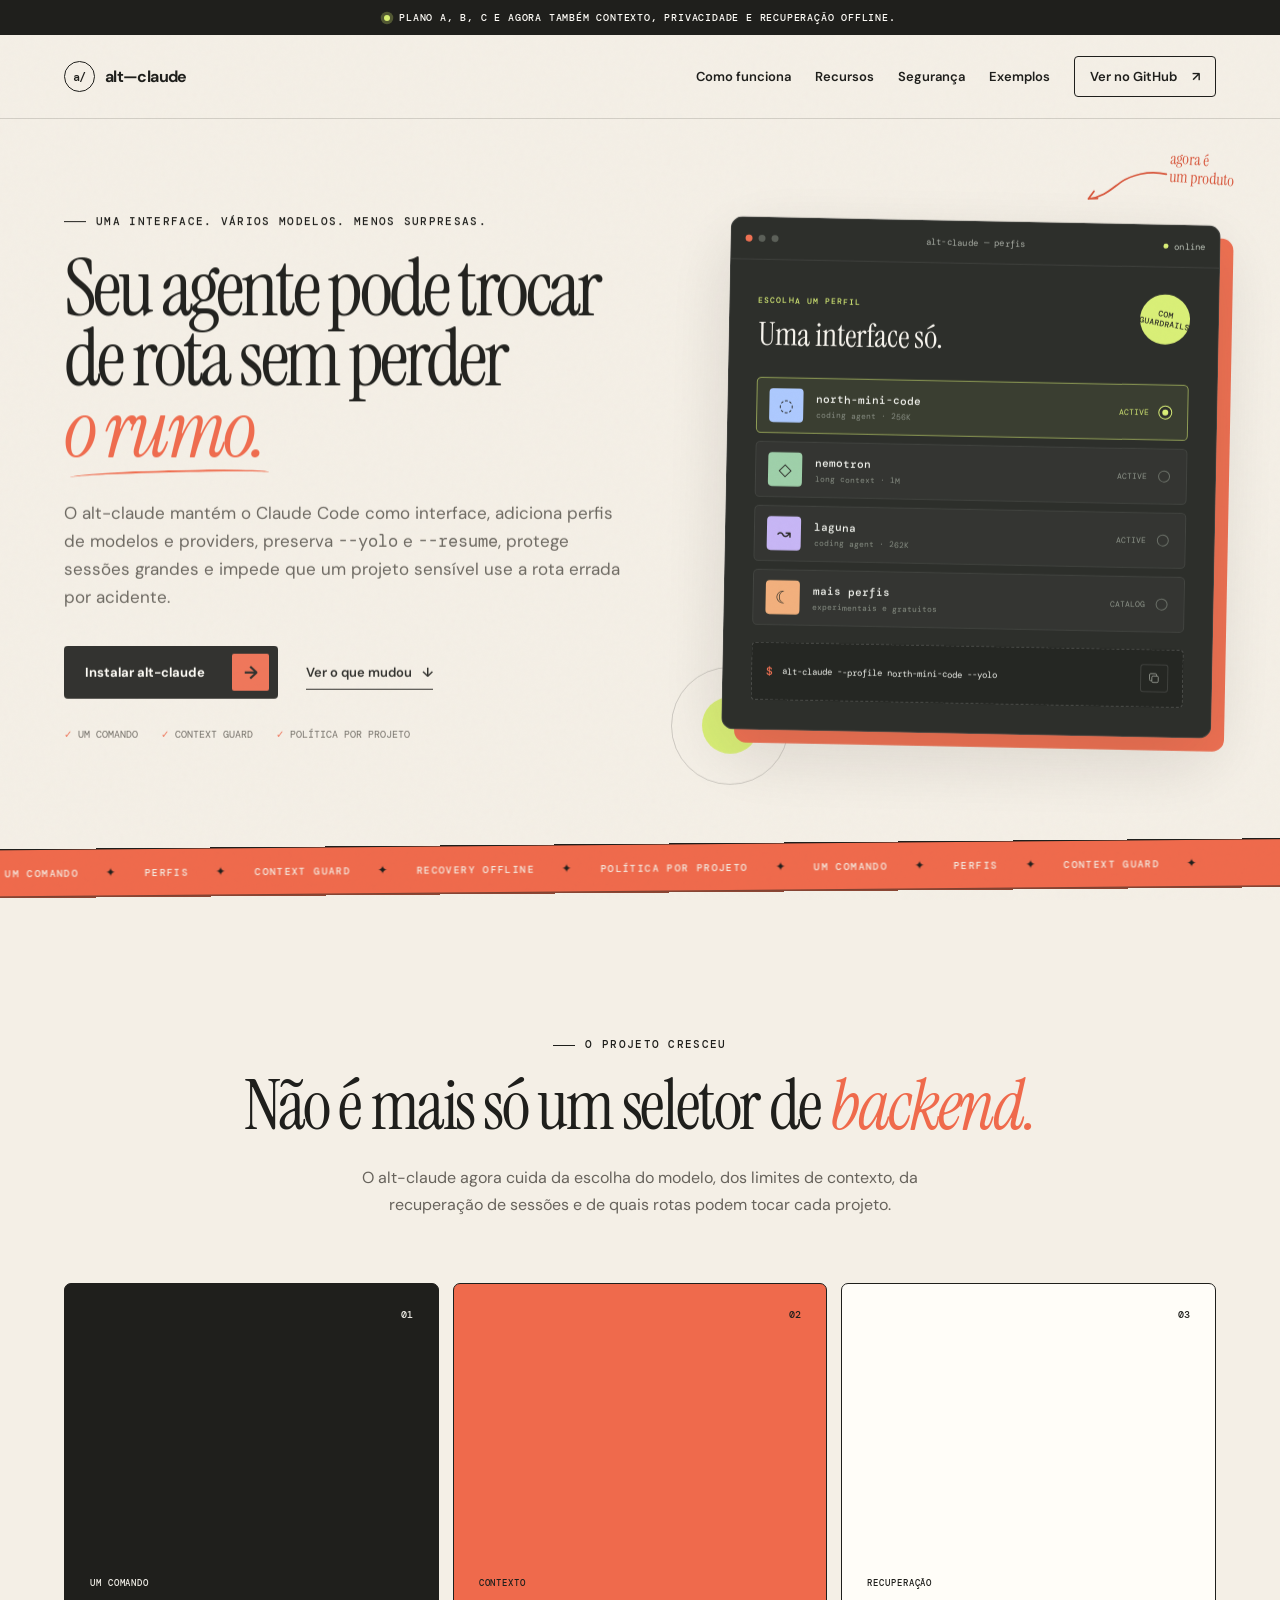
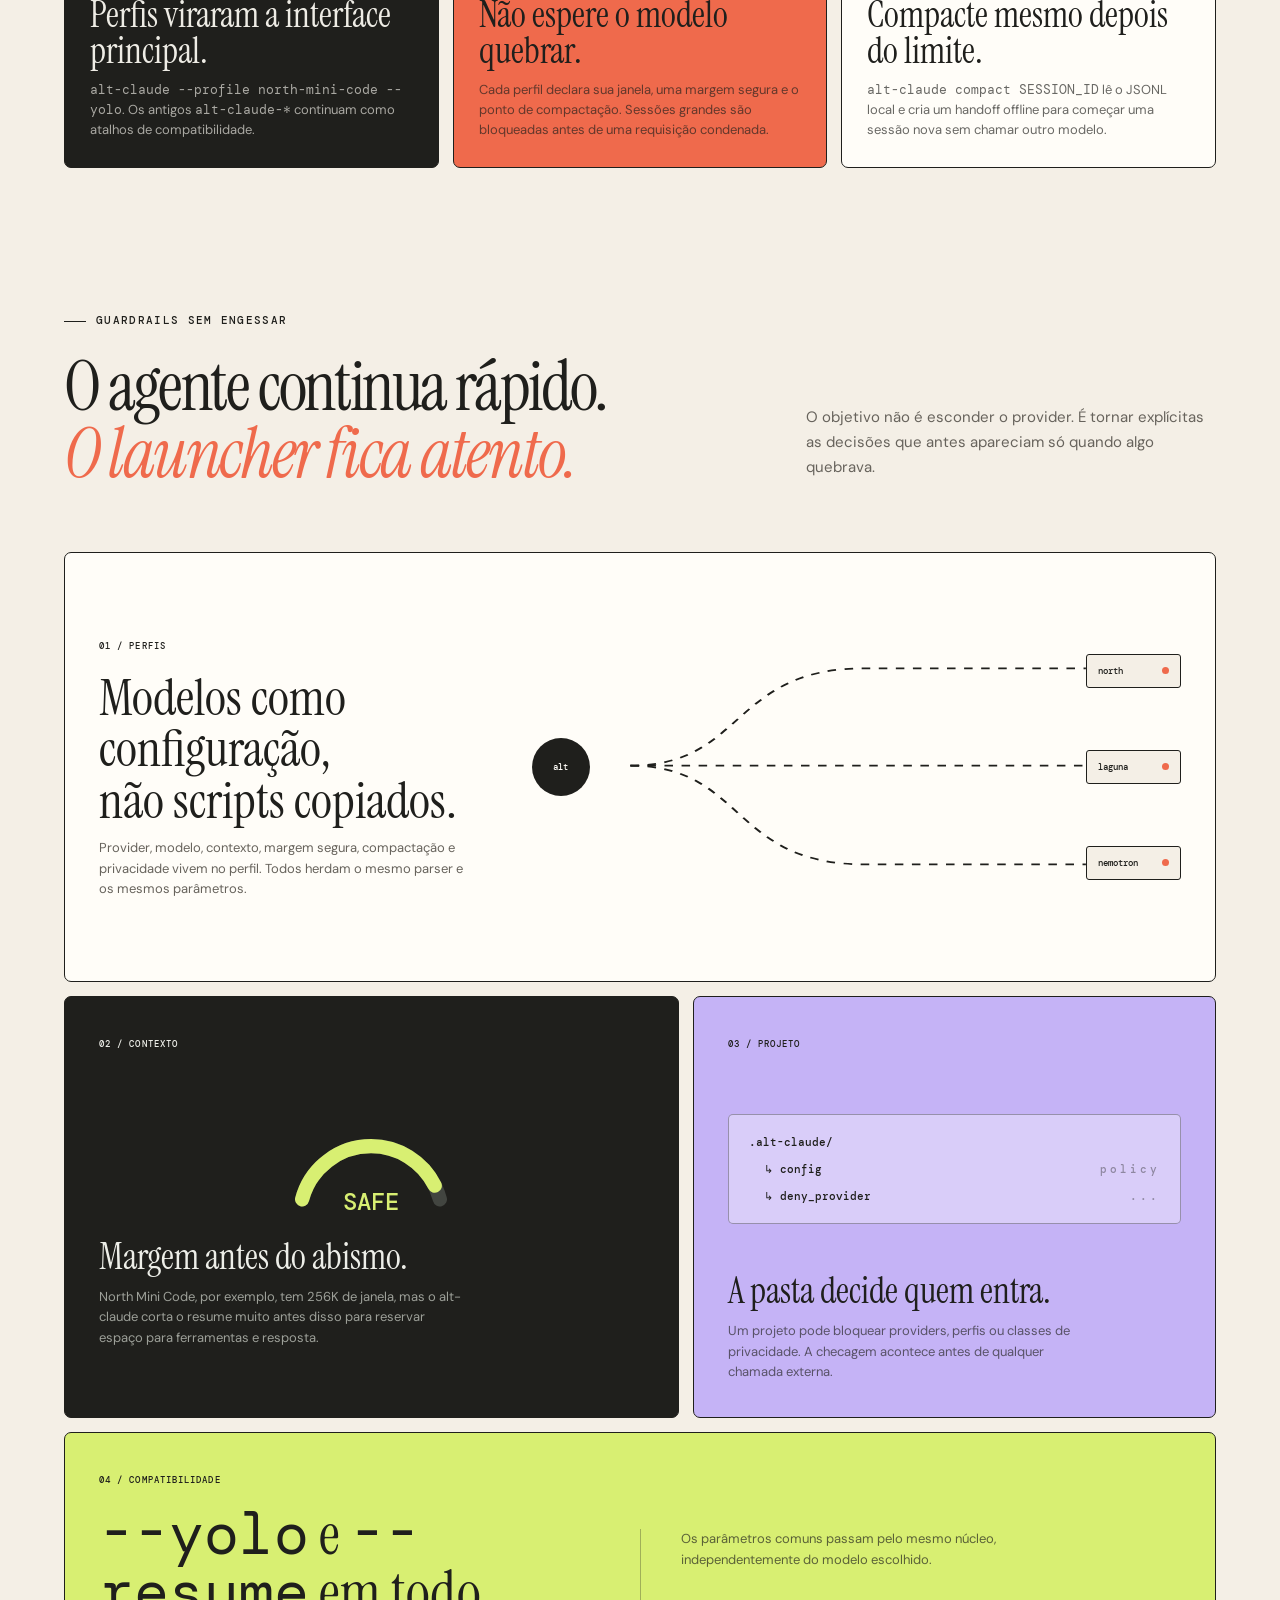
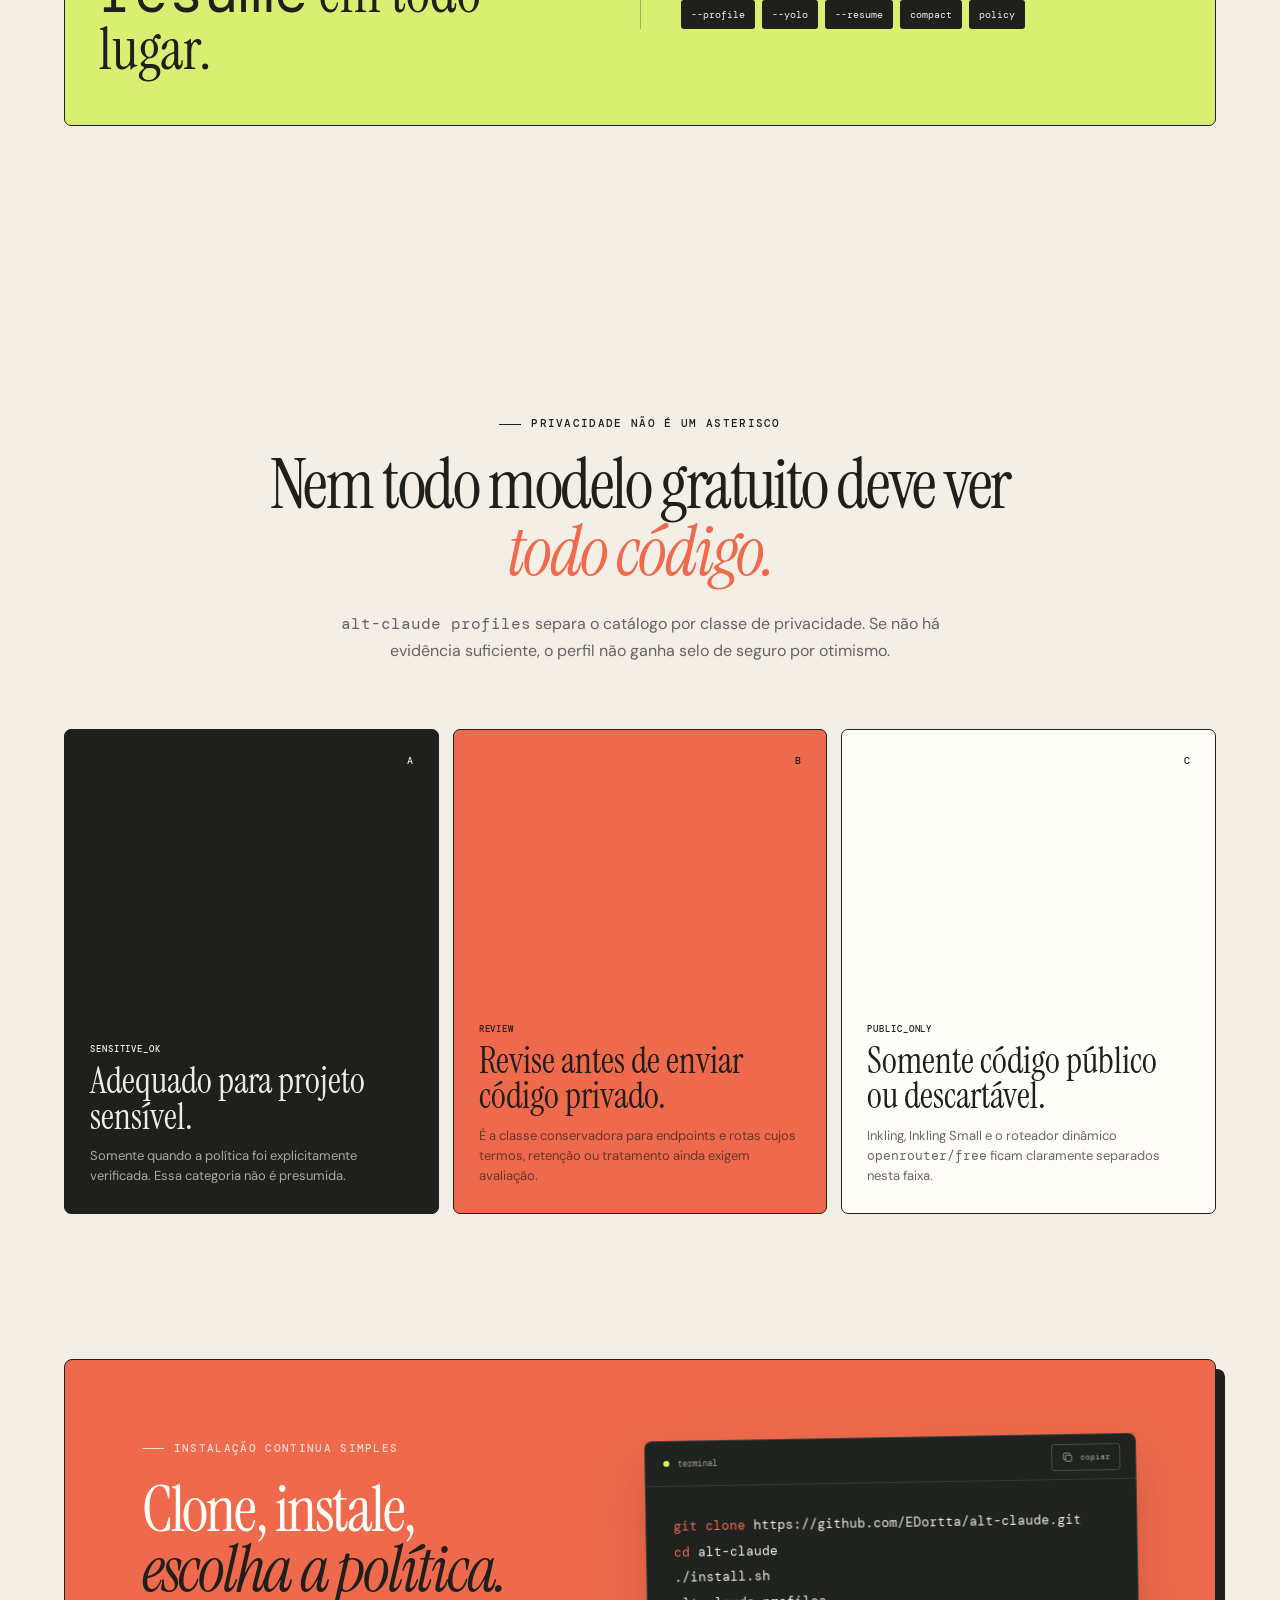
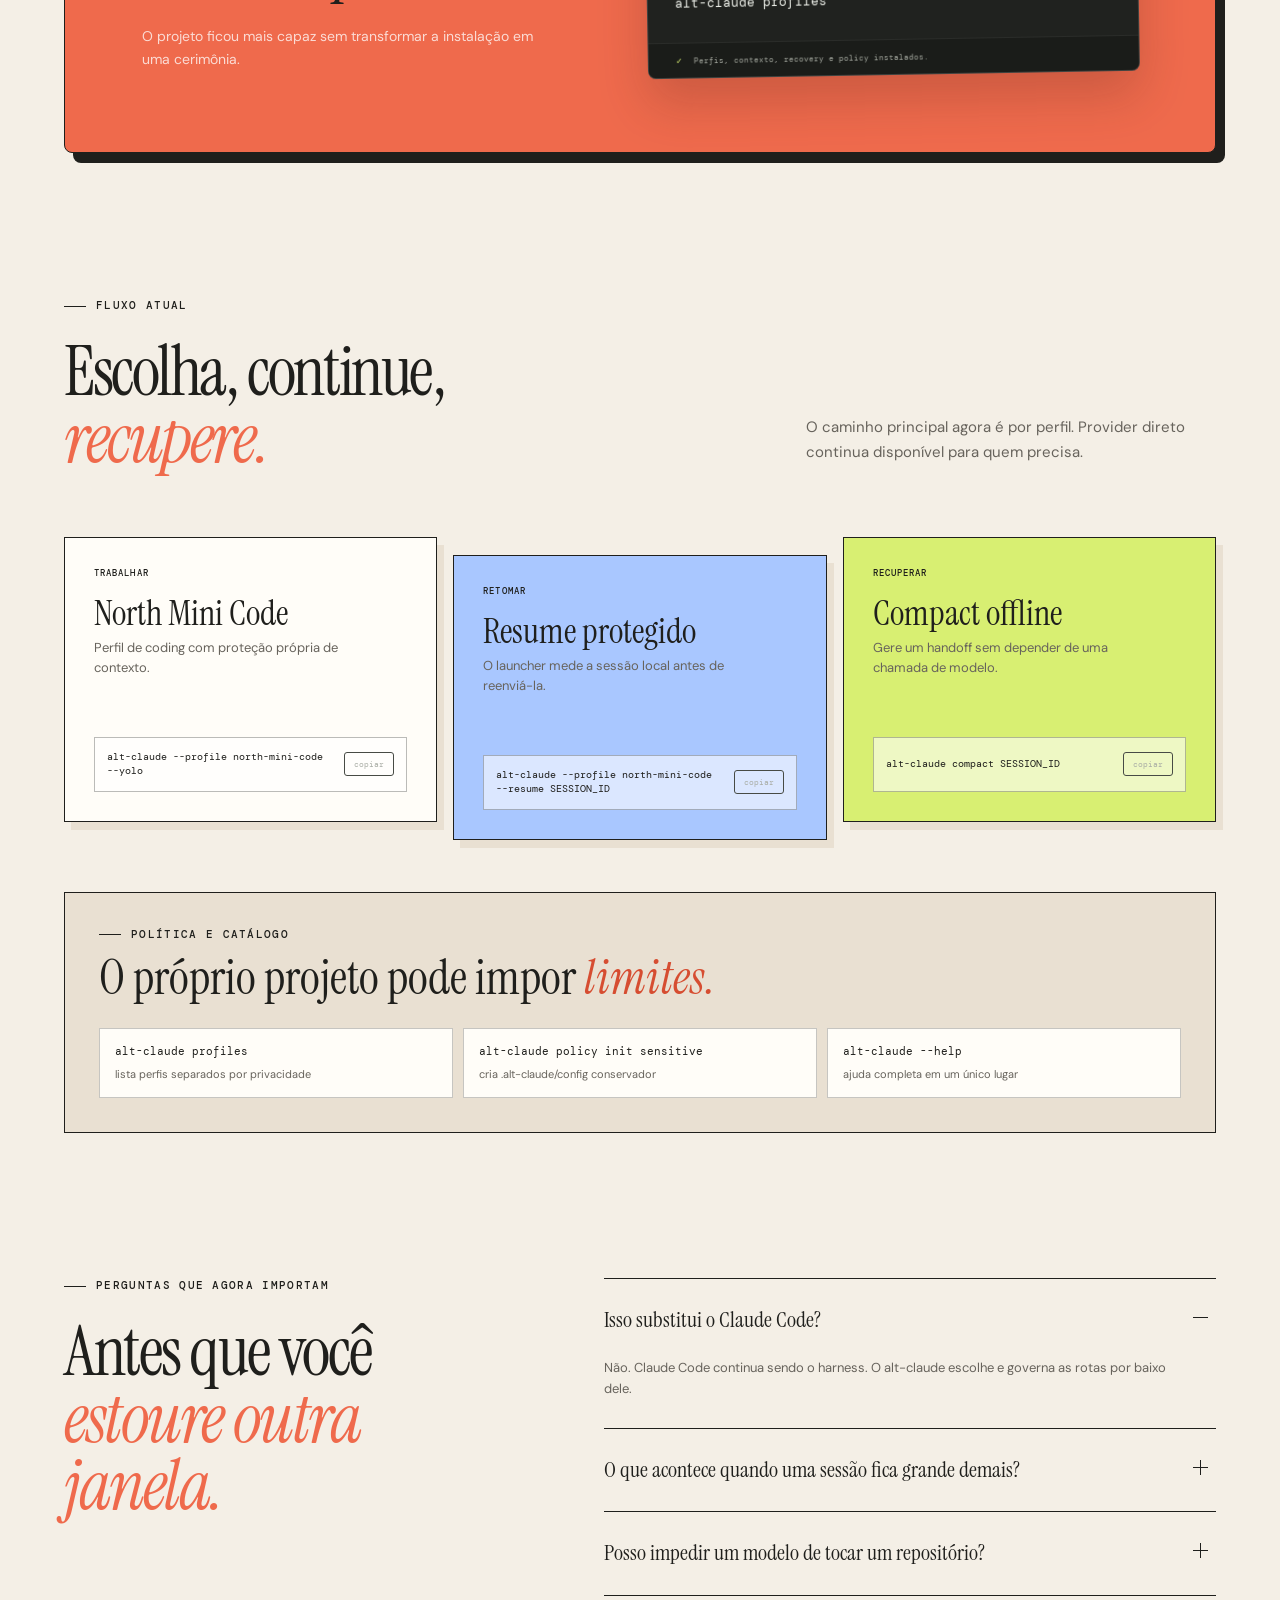
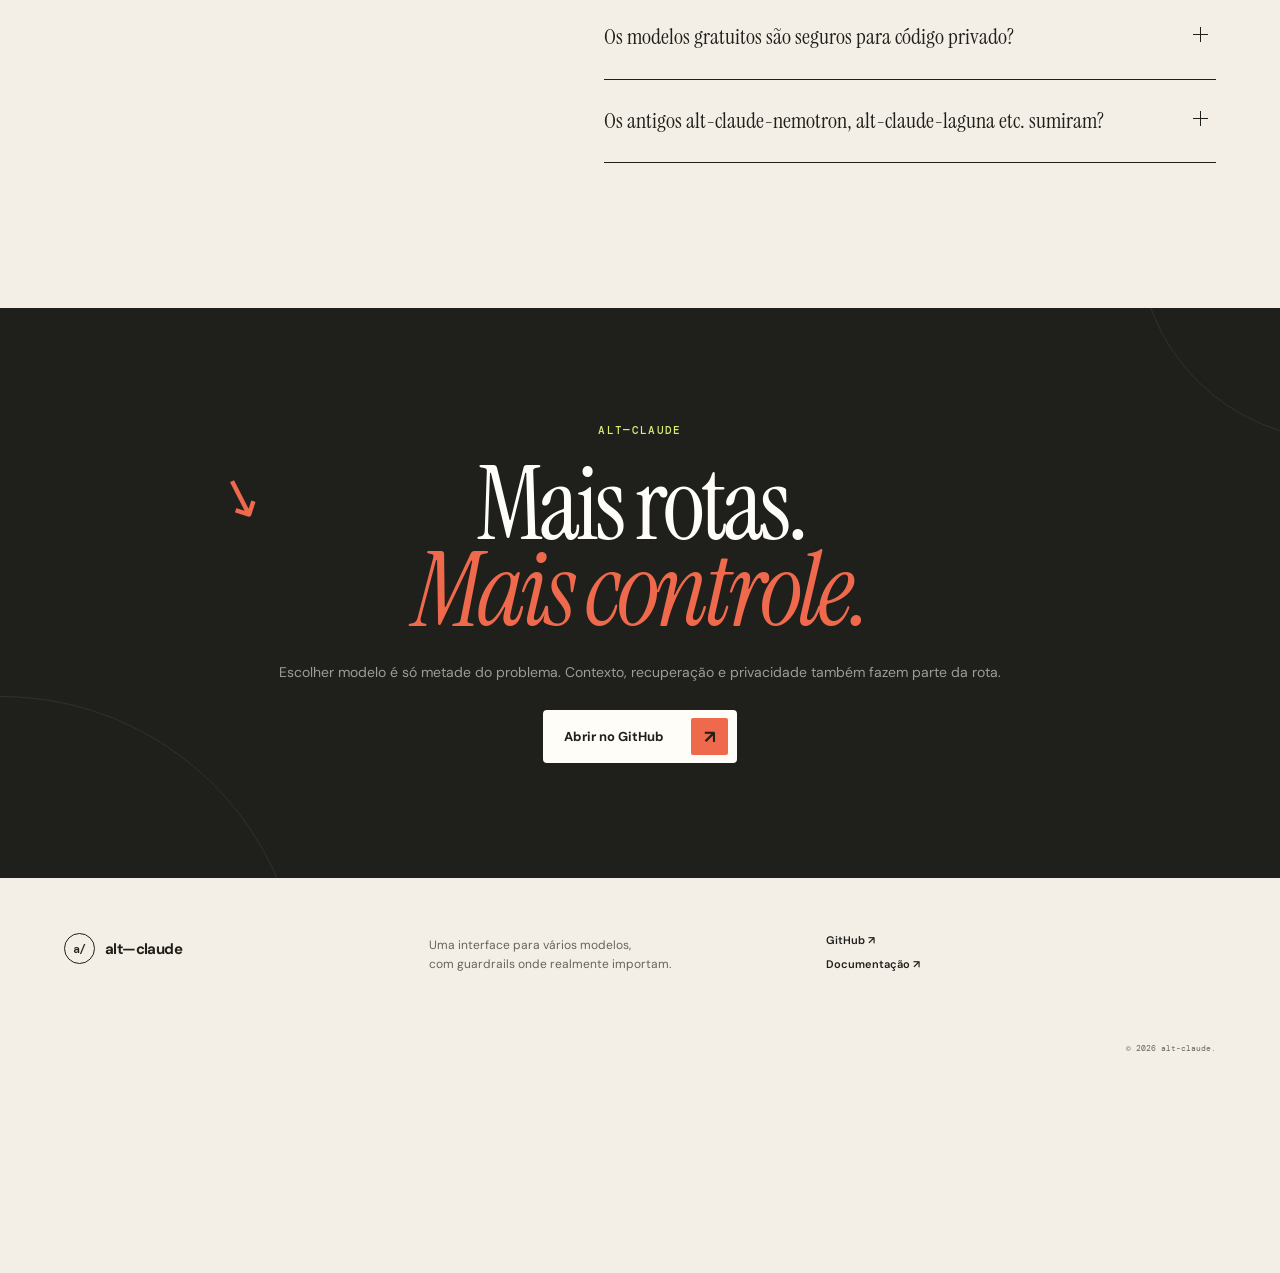
<file: index.html>
<!doctype html>
<html lang="en">
<head>
  <meta charset="utf-8">
  <meta name="viewport" content="width=device-width, initial-scale=1">
  <meta http-equiv="refresh" content="0; url=docs/">
  <title>alt-claude</title>
</head>
<body>
  <p><a href="docs/">Open alt-claude</a></p>
</body>
</html>
</file>
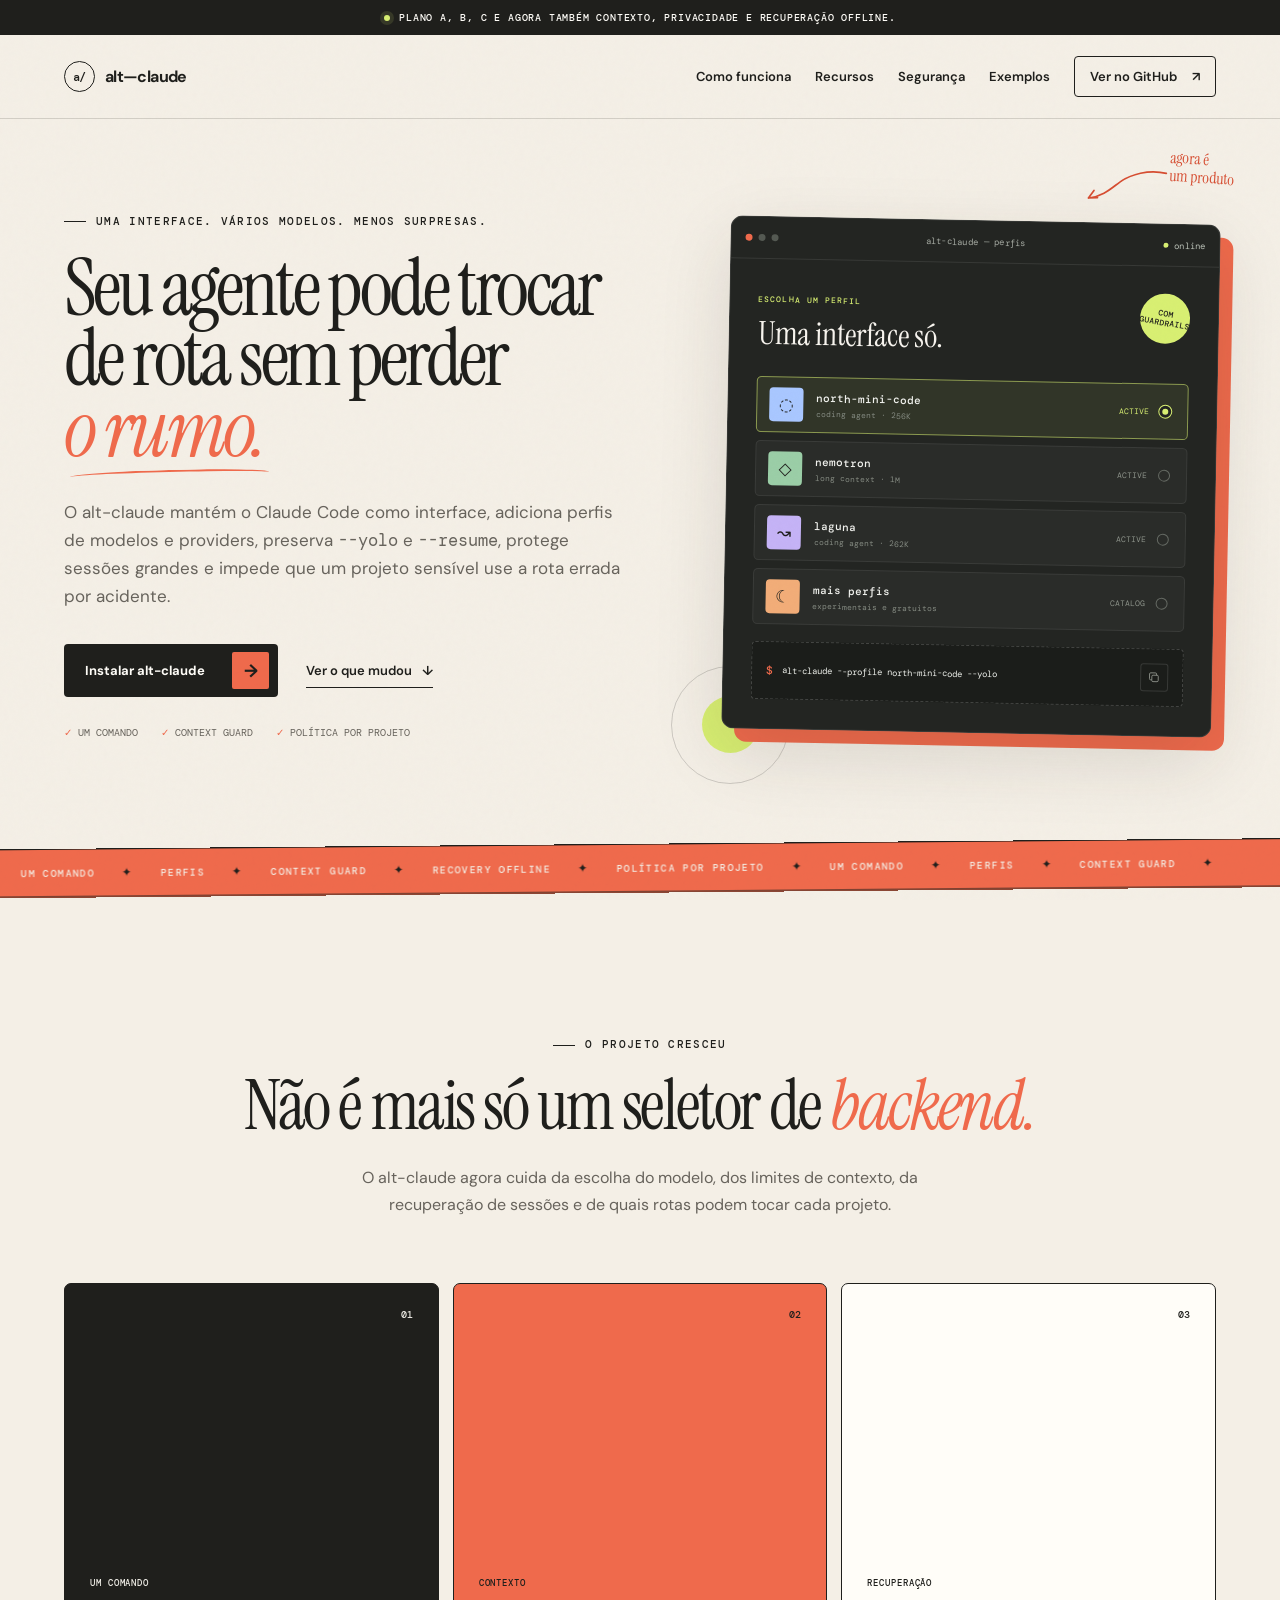
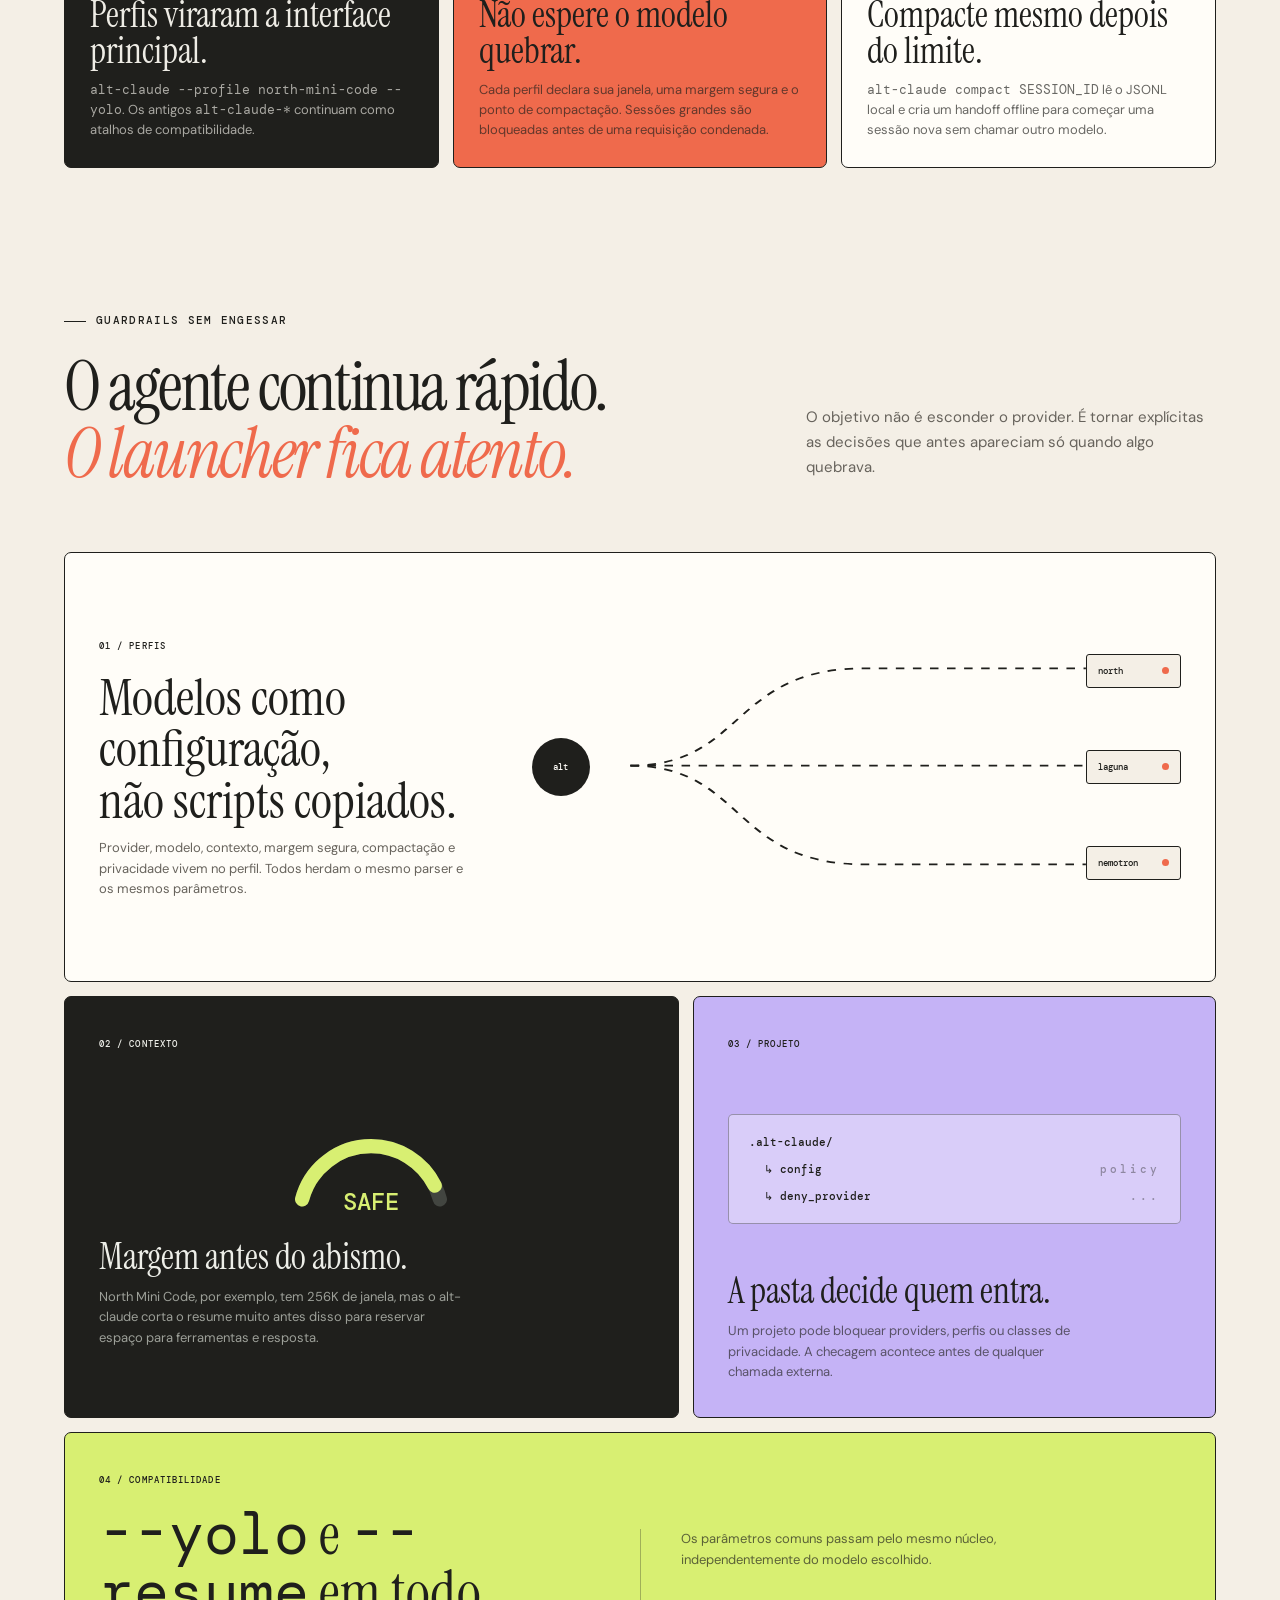
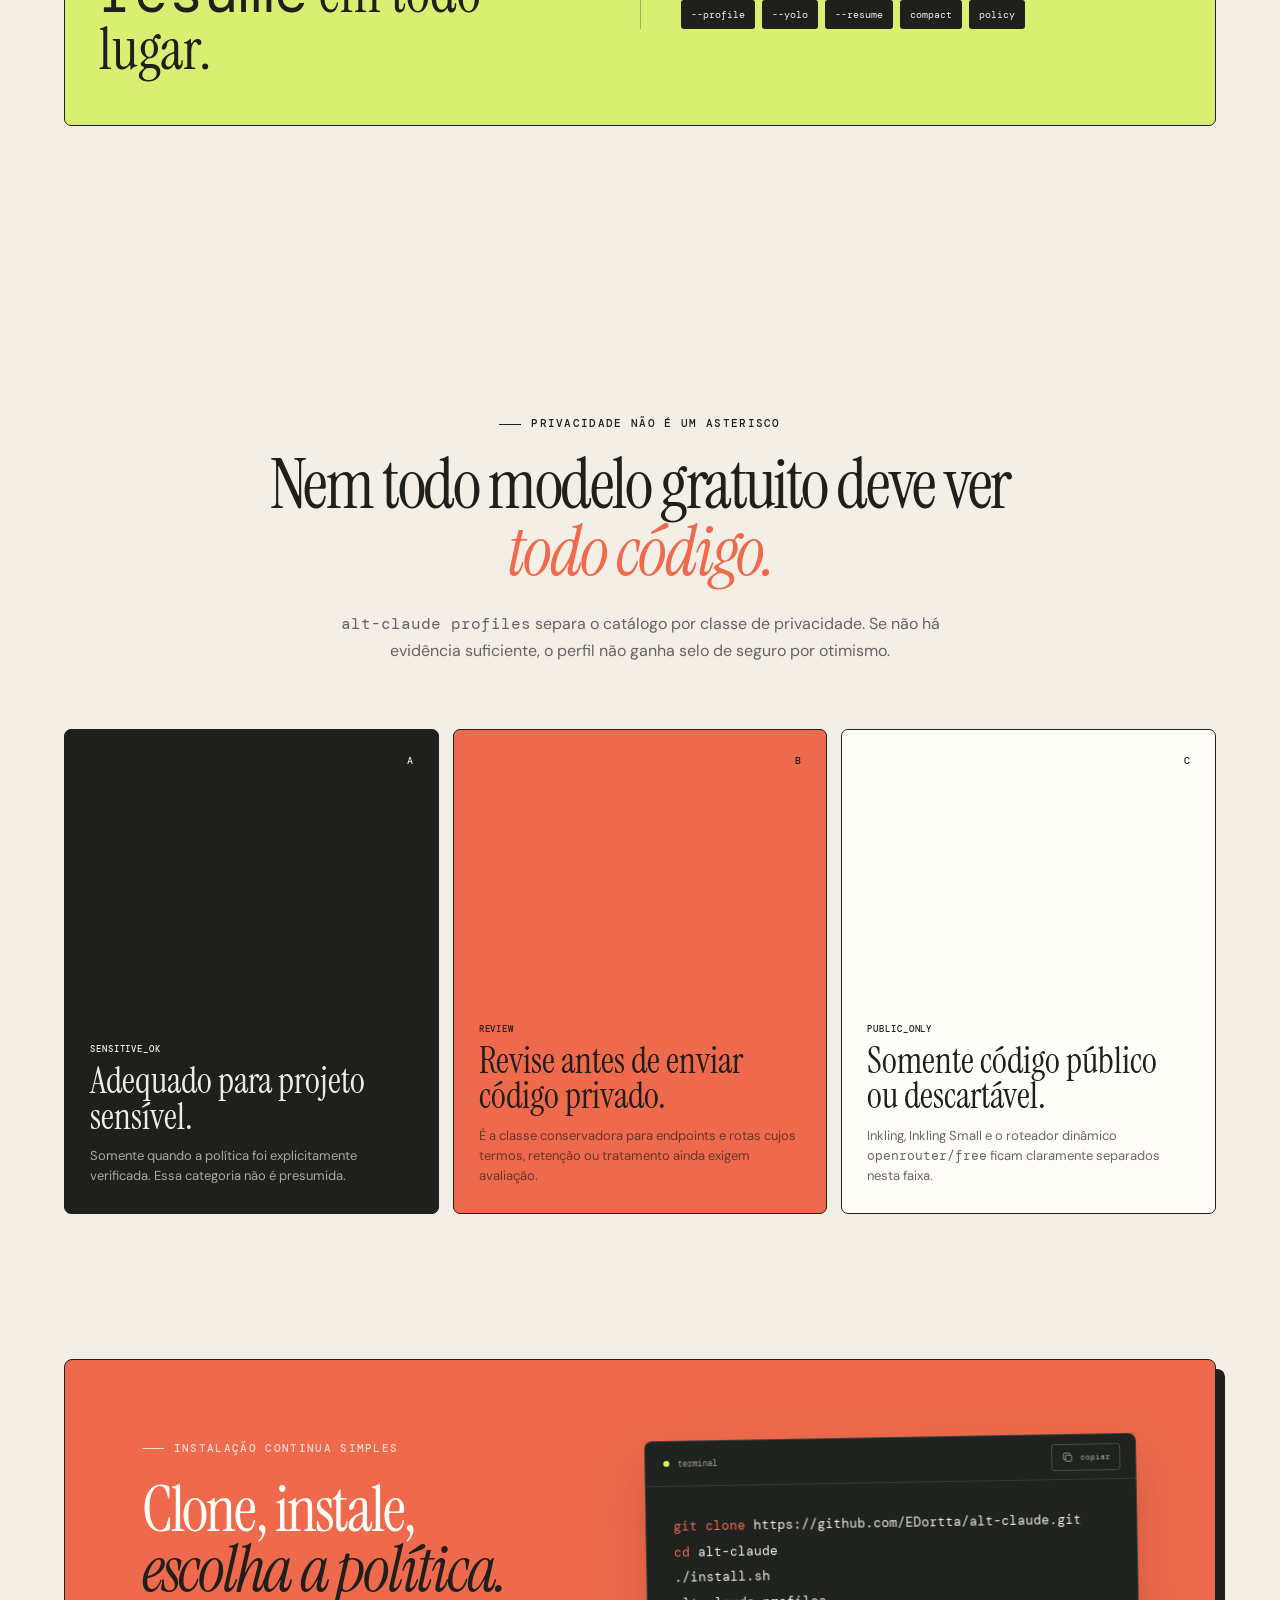
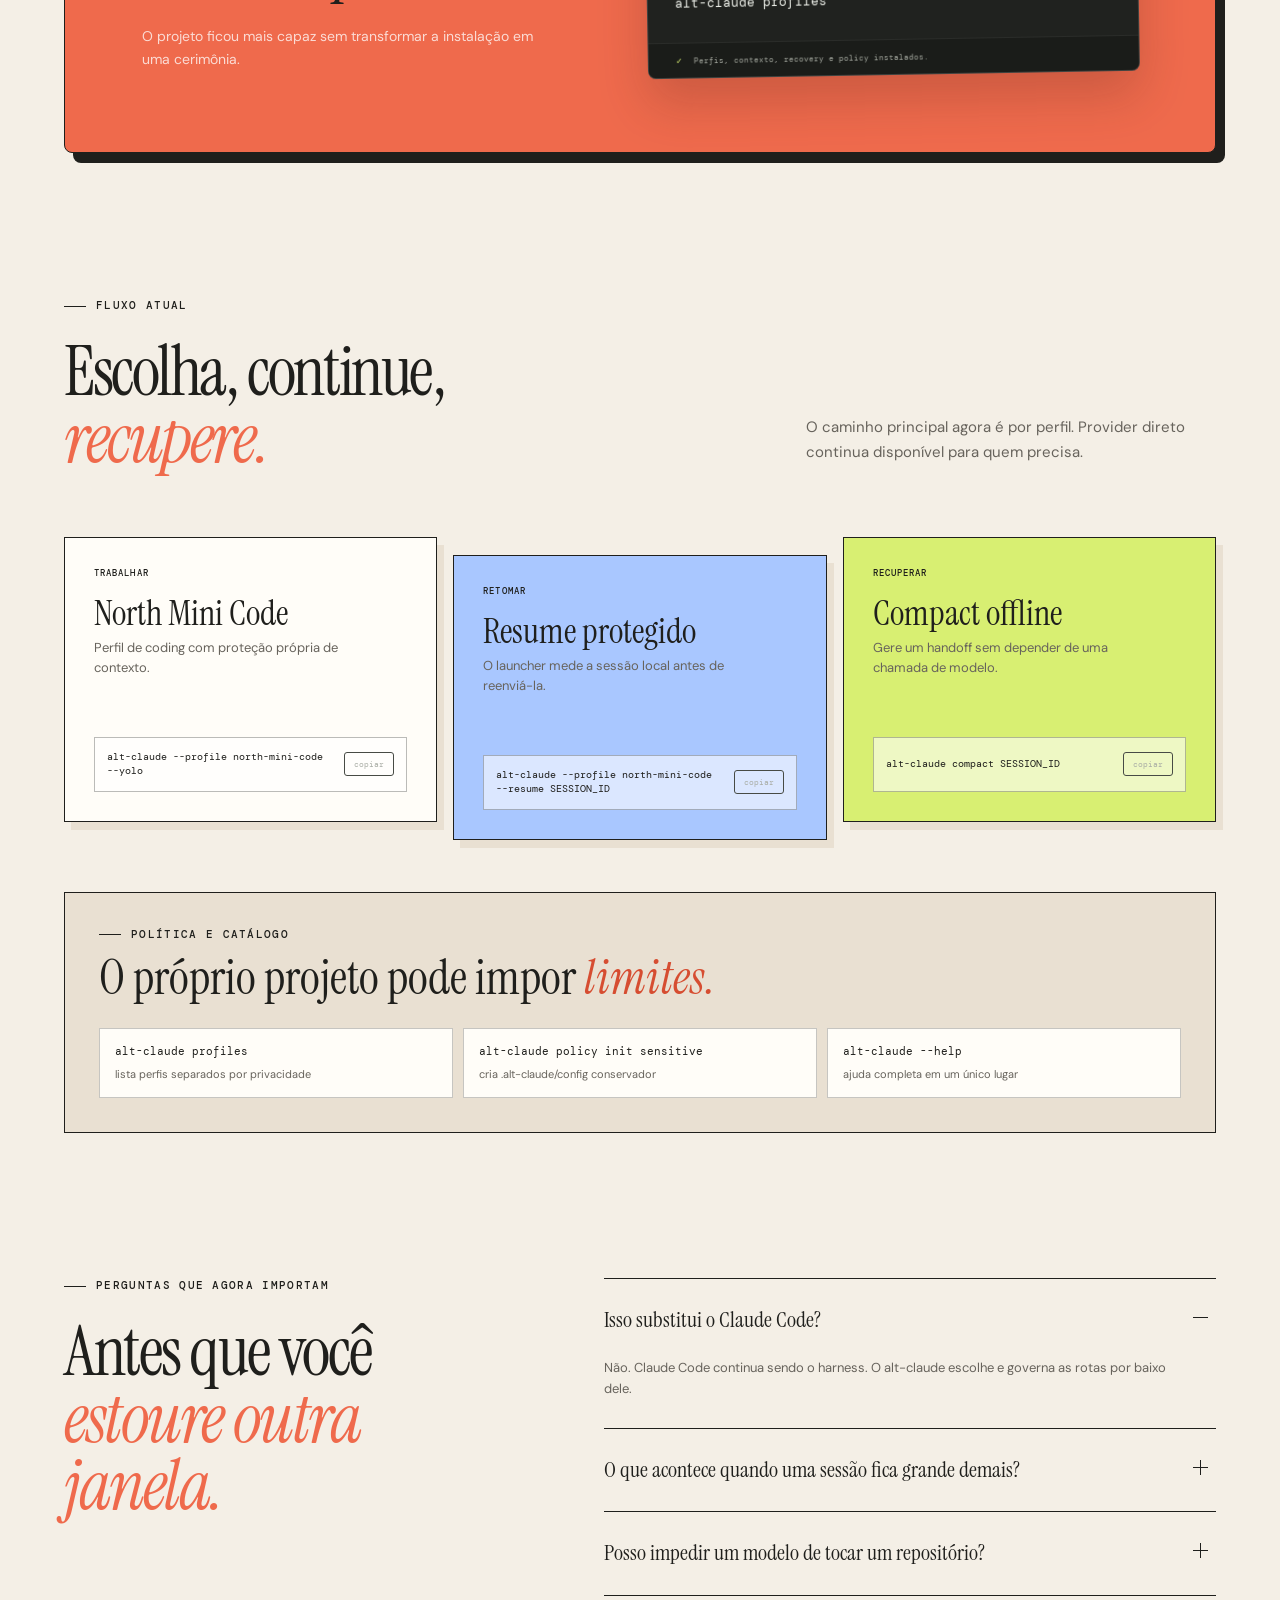
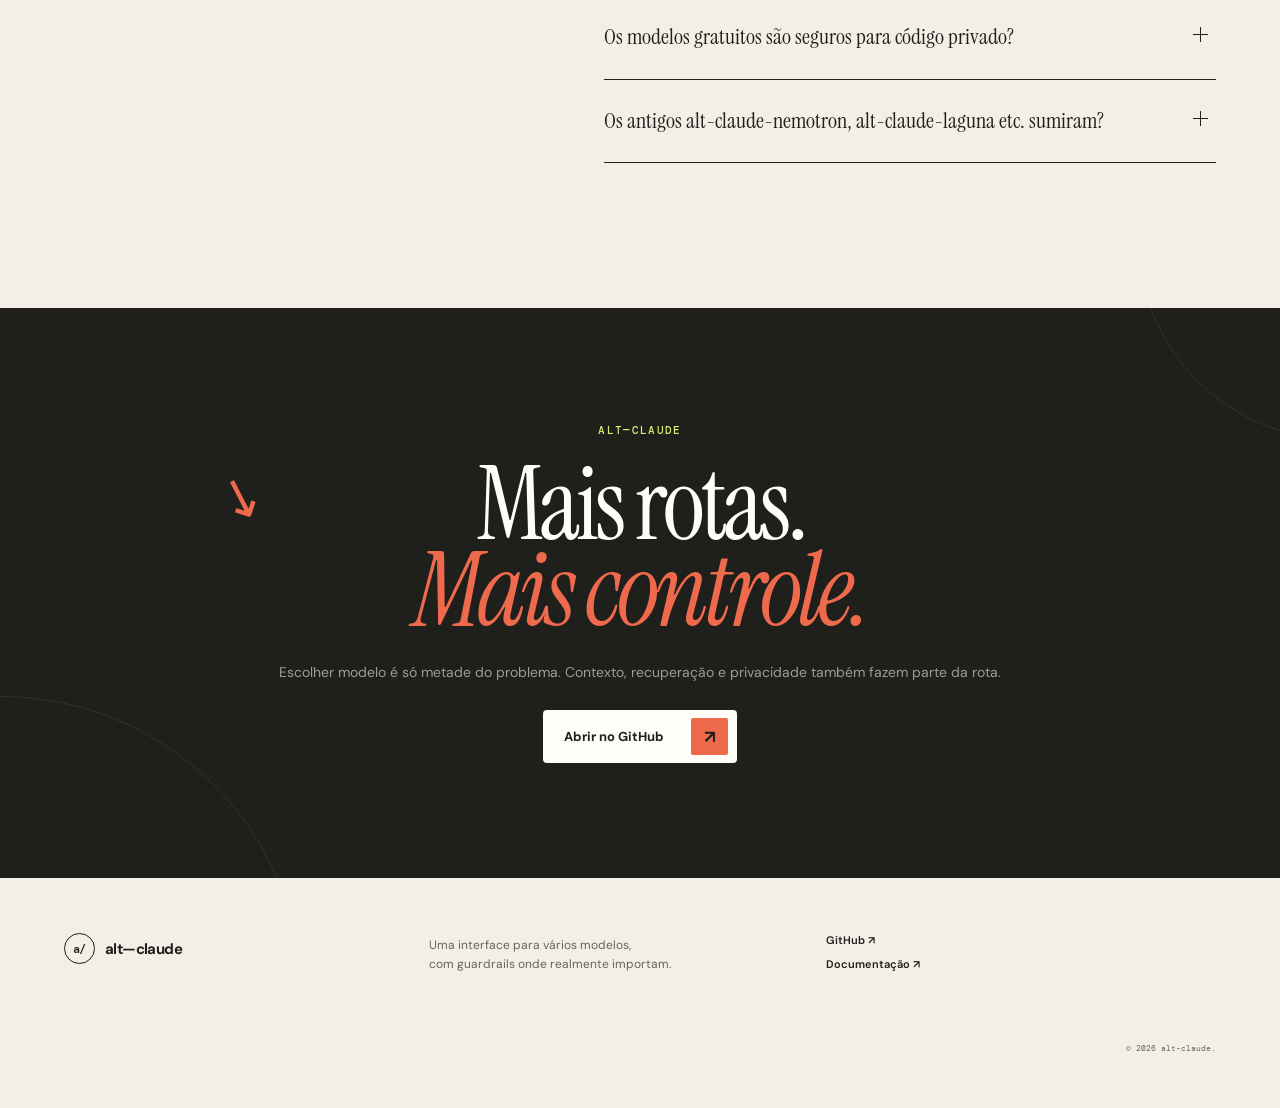
<file: docs/index.html>
<!doctype html>
<html lang="pt-BR">
<head>
  <meta charset="utf-8">
  <meta name="viewport" content="width=device-width, initial-scale=1">
  <meta name="description" content="alt-claude: um comando para múltiplos modelos e providers, com --yolo, --resume, proteção de contexto, recuperação offline e políticas de privacidade por projeto.">
  <meta name="theme-color" content="#f4efe6">
  <title>alt-claude — Uma interface, várias rotas, contexto sob controle</title>
  <link rel="preconnect" href="https://fonts.googleapis.com">
  <link rel="preconnect" href="https://fonts.gstatic.com" crossorigin>
  <link href="https://fonts.googleapis.com/css2?family=DM+Mono:wght@400;500&family=DM+Sans:wght@400;500;600;700&family=Instrument+Serif:ital@0;1&display=swap" rel="stylesheet">
  <link rel="stylesheet" href="styles.css">
  <script src="script.js" defer></script>
</head>
<body>
  <a class="skip-link" href="#conteudo">Pular para o conteúdo</a>

  <div class="announcement" role="status">
    <span class="announcement-dot" aria-hidden="true"></span>
    <span>Plano A, B, C e agora também contexto, privacidade e recuperação offline.</span>
  </div>

  <header class="site-header">
    <a class="brand" href="#topo" aria-label="alt-claude — início">
      <span class="brand-mark" aria-hidden="true">a/</span>
      <span>alt—claude</span>
    </a>
    <button class="menu-button" type="button" aria-expanded="false" aria-controls="main-nav">
      <span></span><span></span><span class="sr-only">Abrir menu</span>
    </button>
    <nav class="main-nav" id="main-nav" aria-label="Navegação principal">
      <a href="#como-funciona">Como funciona</a>
      <a href="#recursos">Recursos</a>
      <a href="#seguranca">Segurança</a>
      <a href="#exemplos">Exemplos</a>
      <div class="language-switcher" aria-label="Idioma">
        <button type="button" data-language="en">EN</button><span aria-hidden="true">|</span>
        <button type="button" data-language="es">ES</button><span aria-hidden="true">|</span>
        <button type="button" data-language="pt-BR">PT-BR</button>
      </div>
      <a class="nav-cta" href="https://github.com/EDortta/alt-claude" target="_blank" rel="noreferrer">Ver no GitHub <span aria-hidden="true">↗</span></a>
    </nav>
  </header>

  <main id="conteudo">
    <section class="hero" id="topo">
      <div class="hero-copy">
        <p class="eyebrow reveal">UMA INTERFACE. VÁRIOS MODELOS. MENOS SURPRESAS.</p>
        <h1 class="reveal reveal-delay-1">Seu agente pode trocar de rota sem perder <em>o rumo.</em></h1>
        <p class="hero-description reveal reveal-delay-2">
          O alt-claude mantém o Claude Code como interface, adiciona perfis de modelos e providers,
          preserva <code>--yolo</code> e <code>--resume</code>, protege sessões grandes e impede que um
          projeto sensível use a rota errada por acidente.
        </p>
        <div class="hero-actions reveal reveal-delay-3">
          <a class="button button-primary" href="#instalar"><span>Instalar alt-claude</span><span class="button-arrow" aria-hidden="true">→</span></a>
          <a class="text-link" href="#novidades">Ver o que mudou <span aria-hidden="true">↓</span></a>
        </div>
        <ul class="hero-notes reveal reveal-delay-3" aria-label="Destaques">
          <li><span aria-hidden="true">✓</span> Um comando</li>
          <li><span aria-hidden="true">✓</span> Context guard</li>
          <li><span aria-hidden="true">✓</span> Política por projeto</li>
        </ul>
      </div>

      <div class="hero-visual reveal reveal-delay-2" aria-label="Demonstração interativa do alt-claude">
        <div class="doodle-note" aria-hidden="true">
          <svg viewBox="0 0 82 42" fill="none"><path d="M79 7C62 4 43 10 32 20C24 27 16 35 3 37M3 37l9-1M3 37l5-8" stroke="currentColor" stroke-width="1.7" stroke-linecap="round" stroke-linejoin="round"/></svg>
          <span>agora é<br>um produto</span>
        </div>
        <div class="terminal-card">
          <div class="terminal-topbar">
            <div class="window-controls" aria-hidden="true"><i></i><i></i><i></i></div>
            <span>alt-claude — perfis</span><span class="terminal-signal"><i></i> online</span>
          </div>
          <div class="terminal-body">
            <div class="terminal-heading">
              <div><span class="terminal-kicker">ESCOLHA UM PERFIL</span><h2>Uma interface só.</h2></div>
              <span class="tiny-sticker">com<br>guardrails</span>
            </div>
            <div class="route-list" role="group" aria-label="Rotas disponíveis">
              <button class="route-option is-active" type="button" data-route="copilot" aria-pressed="true">
                <span class="route-icon route-icon-blue" aria-hidden="true">◌</span><span class="route-info"><b>north-mini-code</b><small>coding agent · 256K</small></span><span class="route-status">active</span><span class="route-radio" aria-hidden="true"></span>
              </button>
              <button class="route-option" type="button" data-route="codex" aria-pressed="false">
                <span class="route-icon route-icon-green" aria-hidden="true">◇</span><span class="route-info"><b>nemotron</b><small>long context · 1M</small></span><span class="route-status">active</span><span class="route-radio" aria-hidden="true"></span>
              </button>
              <button class="route-option" type="button" data-route="openrouter" aria-pressed="false">
                <span class="route-icon route-icon-purple" aria-hidden="true">↝</span><span class="route-info"><b>laguna</b><small>coding agent · 262K</small></span><span class="route-status">active</span><span class="route-radio" aria-hidden="true"></span>
              </button>
              <button class="route-option" type="button" data-route="kimi" aria-pressed="false">
                <span class="route-icon route-icon-orange" aria-hidden="true">☾</span><span class="route-info"><b>mais perfis</b><small>experimentais e gratuitos</small></span><span class="route-status">catalog</span><span class="route-radio" aria-hidden="true"></span>
              </button>
            </div>
            <div class="command-preview"><span class="prompt" aria-hidden="true">$</span><code id="demo-command">alt-claude --profile north-mini-code --yolo</code><button class="copy-icon" type="button" data-copy-target="demo-command" aria-label="Copiar comando"><svg viewBox="0 0 24 24" aria-hidden="true"><rect x="8" y="8" width="11" height="11" rx="2"></rect><path d="M16 8V6a2 2 0 0 0-2-2H6a2 2 0 0 0-2 2v8a2 2 0 0 0 2 2h2"></path></svg></button></div>
          </div>
        </div>
        <div class="orbit orbit-one" aria-hidden="true"></div><div class="orbit orbit-two" aria-hidden="true"></div>
      </div>
    </section>

    <section class="ticker" aria-label="Resumo do produto"><div class="ticker-track">
      <span>UM COMANDO</span><i>✦</i><span>PERFIS</span><i>✦</i><span>CONTEXT GUARD</span><i>✦</i><span>RECOVERY OFFLINE</span><i>✦</i><span>POLÍTICA POR PROJETO</span><i>✦</i>
      <span aria-hidden="true">UM COMANDO</span><i aria-hidden="true">✦</i><span aria-hidden="true">PERFIS</span><i aria-hidden="true">✦</i><span aria-hidden="true">CONTEXT GUARD</span><i aria-hidden="true">✦</i>
    </div></section>

    <section class="problem-section section-shell" id="novidades">
      <div class="section-intro">
        <p class="eyebrow">O PROJETO CRESCEU</p>
        <h2>Não é mais só um seletor de <em>backend.</em></h2>
        <p>O alt-claude agora cuida da escolha do modelo, dos limites de contexto, da recuperação de sessões e de quais rotas podem tocar cada projeto.</p>
      </div>
      <div class="story-grid">
        <article class="story-card story-card-dark"><span class="story-number">01</span><div><p class="story-label">UM COMANDO</p><h3>Perfis viraram a interface principal.</h3><p><code>alt-claude --profile north-mini-code --yolo</code>. Os antigos <code>alt-claude-*</code> continuam como atalhos de compatibilidade.</p></div></article>
        <article class="story-card story-card-coral"><span class="story-number">02</span><div><p class="story-label">CONTEXTO</p><h3>Não espere o modelo quebrar.</h3><p>Cada perfil declara sua janela, uma margem segura e o ponto de compactação. Sessões grandes são bloqueadas antes de uma requisição condenada.</p></div></article>
        <article class="story-card story-card-cream"><span class="story-number">03</span><div><p class="story-label">RECUPERAÇÃO</p><h3>Compacte mesmo depois do limite.</h3><p><code>alt-claude compact SESSION_ID</code> lê o JSONL local e cria um handoff offline para começar uma sessão nova sem chamar outro modelo.</p></div></article>
      </div>
    </section>

    <section class="features-section section-shell" id="recursos">
      <div class="section-heading-row"><div><p class="eyebrow">GUARDRAILS SEM ENGESSAR</p><h2>O agente continua rápido.<br><em>O launcher fica atento.</em></h2></div><p>O objetivo não é esconder o provider. É tornar explícitas as decisões que antes apareciam só quando algo quebrava.</p></div>
      <div class="bento-grid">
        <article class="feature feature-wide"><div class="feature-copy"><span class="feature-index">01 / PERFIS</span><h3>Modelos como configuração,<br>não scripts copiados.</h3><p>Provider, modelo, contexto, margem segura, compactação e privacidade vivem no perfil. Todos herdam o mesmo parser e os mesmos parâmetros.</p></div><div class="route-map" aria-hidden="true"><div class="map-origin">alt</div><svg viewBox="0 0 360 210" preserveAspectRatio="none"><path d="M43 104C110 104 102 31 180 31H310"/><path d="M43 104H310"/><path d="M43 104C110 104 102 178 180 178H310"/></svg><span class="map-point point-a">north <i></i></span><span class="map-point point-b">laguna <i></i></span><span class="map-point point-c">nemotron <i></i></span></div></article>
        <article class="feature feature-health"><span class="feature-index">02 / CONTEXTO</span><div class="health-gauge" aria-hidden="true"><svg viewBox="0 0 160 90"><path class="gauge-base" d="M22 76a60 60 0 0 1 116 0"/><path class="gauge-value" d="M22 76a60 60 0 0 1 116 0"/></svg><span>SAFE</span></div><h3>Margem antes do abismo.</h3><p>North Mini Code, por exemplo, tem 256K de janela, mas o alt-claude corta o resume muito antes disso para reservar espaço para ferramentas e resposta.</p></article>
        <article class="feature feature-config"><span class="feature-index">03 / PROJETO</span><div class="config-art" aria-hidden="true"><span>.alt-claude/</span><span class="config-file">↳ config <i>policy</i></span><span class="config-file">↳ deny_provider <i>...</i></span></div><h3>A pasta decide quem entra.</h3><p>Um projeto pode bloquear providers, perfis ou classes de privacidade. A checagem acontece antes de qualquer chamada externa.</p></article>
        <article class="feature feature-full"><div><span class="feature-index">04 / COMPATIBILIDADE</span><h3><code>--yolo</code> e <code>--resume</code> em todo lugar.</h3></div><div class="feature-full-copy"><p>Os parâmetros comuns passam pelo mesmo núcleo, independentemente do modelo escolhido.</p><div class="argument-chips" aria-label="Argumentos suportados"><code>--profile</code><code>--yolo</code><code>--resume</code><code>compact</code><code>policy</code></div></div></article>
      </div>
    </section>

    <section class="problem-section section-shell" id="seguranca">
      <div class="section-intro"><p class="eyebrow">PRIVACIDADE NÃO É UM ASTERISCO</p><h2>Nem todo modelo gratuito deve ver <em>todo código.</em></h2><p><code>alt-claude profiles</code> separa o catálogo por classe de privacidade. Se não há evidência suficiente, o perfil não ganha selo de seguro por otimismo.</p></div>
      <div class="story-grid">
        <article class="story-card story-card-dark"><span class="story-number">A</span><div><p class="story-label">SENSITIVE_OK</p><h3>Adequado para projeto sensível.</h3><p>Somente quando a política foi explicitamente verificada. Essa categoria não é presumida.</p></div></article>
        <article class="story-card story-card-coral"><span class="story-number">B</span><div><p class="story-label">REVIEW</p><h3>Revise antes de enviar código privado.</h3><p>É a classe conservadora para endpoints e rotas cujos termos, retenção ou tratamento ainda exigem avaliação.</p></div></article>
        <article class="story-card story-card-cream"><span class="story-number">C</span><div><p class="story-label">PUBLIC_ONLY</p><h3>Somente código público ou descartável.</h3><p>Inkling, Inkling Small e o roteador dinâmico <code>openrouter/free</code> ficam claramente separados nesta faixa.</p></div></article>
      </div>
    </section>

    <section class="install-section section-shell" id="instalar">
      <div class="install-card"><div class="install-copy"><p class="eyebrow eyebrow-light">INSTALAÇÃO CONTINUA SIMPLES</p><h2>Clone, instale,<br><em>escolha a política.</em></h2><p>O projeto ficou mais capaz sem transformar a instalação em uma cerimônia.</p></div><div class="install-terminal"><div class="install-terminal-bar"><span><i></i> terminal</span><button type="button" class="copy-button" data-copy-target="install-command"><svg viewBox="0 0 24 24" aria-hidden="true"><rect x="8" y="8" width="11" height="11" rx="2"></rect><path d="M16 8V6a2 2 0 0 0-2-2H6a2 2 0 0 0-2 2v8a2 2 0 0 0 2 2h2"></path></svg><span>copiar</span></button></div><pre id="install-command"><code><span>git clone</span> https://github.com/EDortta/alt-claude.git
<span>cd</span> alt-claude
./install.sh
alt-claude profiles</code></pre><div class="install-success"><span>✓</span> Perfis, contexto, recovery e policy instalados.</div></div></div>
    </section>

    <section class="examples-section section-shell" id="exemplos">
      <div class="section-heading-row"><div><p class="eyebrow">FLUXO ATUAL</p><h2>Escolha, continue,<br><em>recupere.</em></h2></div><p>O caminho principal agora é por perfil. Provider direto continua disponível para quem precisa.</p></div>
      <div class="examples-grid">
        <article class="example-card"><span class="feature-index">TRABALHAR</span><h3>North Mini Code</h3><p>Perfil de coding com proteção própria de contexto.</p><div class="example-command"><code>alt-claude --profile north-mini-code --yolo</code><button type="button" class="copy-button" data-copy-target="command-profile">copiar</button></div><code id="command-profile" class="sr-only">alt-claude --profile north-mini-code --yolo</code></article>
        <article class="example-card"><span class="feature-index">RETOMAR</span><h3>Resume protegido</h3><p>O launcher mede a sessão local antes de reenviá-la.</p><div class="example-command"><code>alt-claude --profile north-mini-code --resume SESSION_ID</code><button type="button" class="copy-button" data-copy-target="command-resume">copiar</button></div><code id="command-resume" class="sr-only">alt-claude --profile north-mini-code --resume SESSION_ID</code></article>
        <article class="example-card"><span class="feature-index">RECUPERAR</span><h3>Compact offline</h3><p>Gere um handoff sem depender de uma chamada de modelo.</p><div class="example-command"><code>alt-claude compact SESSION_ID</code><button type="button" class="copy-button" data-copy-target="command-compact">copiar</button></div><code id="command-compact" class="sr-only">alt-claude compact SESSION_ID</code></article>
      </div>
      <div class="variants-panel"><p class="eyebrow">POLÍTICA E CATÁLOGO</p><h3>O próprio projeto pode impor <em>limites.</em></h3><div class="variant-list"><div><code>alt-claude profiles</code><span>lista perfis separados por privacidade</span></div><div><code>alt-claude policy init sensitive</code><span>cria .alt-claude/config conservador</span></div><div><code>alt-claude --help</code><span>ajuda completa em um único lugar</span></div></div></div>
    </section>

    <section class="faq-section section-shell" id="faq">
      <div class="faq-title"><p class="eyebrow">PERGUNTAS QUE AGORA IMPORTAM</p><h2>Antes que você<br><em>estoure outra janela.</em></h2></div>
      <div class="faq-list">
        <details open><summary>Isso substitui o Claude Code?<span aria-hidden="true"></span></summary><p>Não. Claude Code continua sendo o harness. O alt-claude escolhe e governa as rotas por baixo dele.</p></details>
        <details><summary>O que acontece quando uma sessão fica grande demais?<span aria-hidden="true"></span></summary><p>O perfil tem um limite seguro. No resume, o alt-claude mede o JSONL local e pode bloquear antes que o provider devolva erro. Se já passou do ponto, use <code>alt-claude compact SESSION_ID</code>.</p></details>
        <details><summary>Posso impedir um modelo de tocar um repositório?<span aria-hidden="true"></span></summary><p>Sim. <code>.alt-claude/config</code> pode negar profiles, providers e classes de privacidade. A política é verificada antes da chamada externa.</p></details>
        <details><summary>Os modelos gratuitos são seguros para código privado?<span aria-hidden="true"></span></summary><p>Não assumimos isso. O catálogo separa <code>sensitive_ok</code>, <code>review</code> e <code>public_only</code>. O padrão é conservador.</p></details>
        <details><summary>Os antigos alt-claude-nemotron, alt-claude-laguna etc. sumiram?<span aria-hidden="true"></span></summary><p>Não. Continuam instalados como atalhos de compatibilidade, mas delegam para a interface unificada.</p></details>
      </div>
    </section>

    <section class="closing-section"><div class="closing-doodle" aria-hidden="true">↘</div><p class="eyebrow">ALT—CLAUDE</p><h2>Mais rotas.<br><em>Mais controle.</em></h2><p>Escolher modelo é só metade do problema. Contexto, recuperação e privacidade também fazem parte da rota.</p><a class="button button-light" href="https://github.com/EDortta/alt-claude" target="_blank" rel="noreferrer"><span>Abrir no GitHub</span><span class="button-arrow" aria-hidden="true">↗</span></a></section>
  </main>

  <footer class="site-footer"><a class="brand brand-footer" href="#topo"><span class="brand-mark">a/</span><span>alt—claude</span></a><p>Uma interface para vários modelos,<br>com guardrails onde realmente importam.</p><div class="footer-links"><a href="https://github.com/EDortta/alt-claude" target="_blank" rel="noreferrer">GitHub ↗</a><a href="https://github.com/EDortta/alt-claude/blob/main/README.md" target="_blank" rel="noreferrer">Documentação ↗</a></div><span class="footer-copy">© <span id="year"></span> alt-claude.</span></footer>

  <div class="toast" role="status" aria-live="polite">Comando copiado.</div>
</body>
</html>
</file>
<file: docs/styles.css>
:root {
  --paper: #f4efe6;
  --paper-deep: #e9e0d2;
  --ink: #1f1f1c;
  --muted: #67635c;
  --line: rgba(31, 31, 28, 0.16);
  --coral: #ef6a4c;
  --coral-dark: #d64d31;
  --acid: #d8ef72;
  --blue: #a9c7ff;
  --purple: #c5b3f6;
  --green: #9bcea7;
  --white: #fffdf8;
  --sans: "DM Sans", system-ui, -apple-system, BlinkMacSystemFont, "Segoe UI", sans-serif;
  --serif: "Instrument Serif", Georgia, serif;
  --mono: "DM Mono", "SFMono-Regular", Consolas, monospace;
  --shadow: 0 24px 70px rgba(49, 42, 32, 0.13);
}

* { box-sizing: border-box; }
html { scroll-behavior: smooth; }
body {
  margin: 0;
  color: var(--ink);
  background: var(--paper);
  font-family: var(--sans);
  -webkit-font-smoothing: antialiased;
  overflow-x: hidden;
}
body::before {
  content: "";
  position: fixed;
  inset: 0;
  pointer-events: none;
  z-index: 100;
  opacity: .18;
  background-image: url("data:image/svg+xml,%3Csvg viewBox='0 0 180 180' xmlns='http://www.w3.org/2000/svg'%3E%3Cfilter id='n'%3E%3CfeTurbulence type='fractalNoise' baseFrequency='.95' numOctaves='3' stitchTiles='stitch'/%3E%3C/filter%3E%3Crect width='100%25' height='100%25' filter='url(%23n)' opacity='.12'/%3E%3C/svg%3E");
  mix-blend-mode: multiply;
}
a { color: inherit; text-decoration: none; }
button { color: inherit; font: inherit; }
code, pre { font-family: var(--mono); }
::selection { color: var(--ink); background: var(--acid); }

.skip-link {
  position: fixed;
  left: 1rem;
  top: 1rem;
  transform: translateY(-200%);
  padding: .75rem 1rem;
  background: var(--ink);
  color: var(--white);
  z-index: 200;
  transition: transform .2s;
}
.skip-link:focus { transform: translateY(0); }
.sr-only {
  position: absolute;
  width: 1px;
  height: 1px;
  padding: 0;
  margin: -1px;
  overflow: hidden;
  clip: rect(0, 0, 0, 0);
  white-space: nowrap;
  border: 0;
}

.announcement {
  min-height: 35px;
  padding: 7px 5vw;
  display: flex;
  align-items: center;
  justify-content: center;
  gap: 9px;
  color: var(--white);
  background: var(--ink);
  font: 500 10px/1.4 var(--mono);
  letter-spacing: .08em;
  text-align: center;
  text-transform: uppercase;
}
.announcement-dot {
  width: 6px;
  height: 6px;
  border-radius: 50%;
  background: var(--acid);
  box-shadow: 0 0 0 4px rgba(216, 239, 114, .12);
  animation: pulse 2.2s ease-out infinite;
}

.site-header {
  height: 84px;
  max-width: 1440px;
  margin: 0 auto;
  padding: 0 clamp(24px, 5vw, 78px);
  display: flex;
  align-items: center;
  justify-content: space-between;
  border-bottom: 1px solid var(--line);
}
.brand {
  display: inline-flex;
  align-items: center;
  gap: 10px;
  font-weight: 700;
  letter-spacing: -.04em;
}
.brand-mark {
  width: 31px;
  height: 31px;
  display: grid;
  place-items: center;
  border: 1.5px solid var(--ink);
  border-radius: 50%;
  font: 500 12px var(--mono);
  letter-spacing: -.06em;
}
.main-nav { display: flex; align-items: center; gap: 24px; font-size: 13px; font-weight: 600; }
.main-nav > a:not(.nav-cta) { position: relative; }
.main-nav > a:not(.nav-cta)::after {
  content: "";
  position: absolute;
  left: 0;
  right: 100%;
  bottom: -5px;
  height: 1px;
  background: var(--ink);
  transition: right .25s ease;
}
.main-nav > a:hover::after { right: 0; }
.nav-cta {
  padding: 11px 15px;
  display: inline-flex;
  gap: 15px;
  align-items: center;
  border: 1px solid var(--ink);
  border-radius: 4px;
  transition: background .2s, color .2s, transform .2s;
}
.nav-cta:hover { color: var(--white); background: var(--ink); transform: translateY(-2px); }
.language-switcher { display: inline-flex; align-items: center; gap: 5px; color: var(--muted); font: 500 10px var(--mono); }
.language-switcher button { padding: 2px 0; color: inherit; background: transparent; border: 0; cursor: pointer; }
.language-switcher button:hover, .language-switcher button.is-active { color: var(--coral-dark); }
.menu-button { display: none; border: 0; background: transparent; }

.hero {
  max-width: 1440px;
  min-height: 725px;
  margin: 0 auto;
  padding: 88px clamp(24px, 5vw, 78px) 98px;
  display: grid;
  grid-template-columns: minmax(0, .91fr) minmax(470px, .78fr);
  align-items: center;
  gap: clamp(55px, 7vw, 120px);
}
.eyebrow {
  margin: 0 0 24px;
  font: 500 11px/1.4 var(--mono);
  letter-spacing: .12em;
}
.eyebrow::before {
  content: "";
  width: 22px;
  height: 1px;
  margin-right: 10px;
  display: inline-block;
  vertical-align: middle;
  background: currentColor;
}
.hero h1 {
  max-width: 700px;
  margin: 0;
  font: 400 clamp(64px, 6.25vw, 100px)/.88 var(--serif);
  letter-spacing: -.045em;
}
.hero h1 em, h2 em { color: var(--coral); font-weight: 400; }
.hero h1 em { position: relative; white-space: nowrap; }
.hero h1 em::after {
  content: "";
  position: absolute;
  height: 7px;
  left: 3%;
  right: -2%;
  bottom: 2px;
  border-top: 2px solid var(--coral);
  border-radius: 50%;
  transform: rotate(-1.5deg);
}
.hero-description {
  max-width: 620px;
  margin: 34px 0 0;
  color: var(--muted);
  font-size: 17px;
  line-height: 1.65;
}
.hero-actions { margin-top: 34px; display: flex; align-items: center; gap: 28px; }
.button {
  min-height: 53px;
  padding: 0 8px 0 20px;
  display: inline-flex;
  align-items: center;
  gap: 27px;
  border: 1px solid transparent;
  border-radius: 4px;
  font-size: 13px;
  font-weight: 700;
  transition: transform .2s ease, box-shadow .2s ease, background .2s;
}
.button-primary { color: var(--white); background: var(--ink); }
.button-primary:hover { transform: translateY(-3px); box-shadow: 0 10px 24px rgba(31,31,28,.18); }
.button-arrow {
  width: 37px;
  height: 37px;
  display: grid;
  place-items: center;
  border-radius: 2px;
  color: var(--ink);
  background: var(--coral);
  font-size: 18px;
}
.text-link { padding: 8px 0; border-bottom: 1px solid var(--ink); font-size: 13px; font-weight: 600; }
.text-link span { display: inline-block; margin-left: 7px; transition: transform .2s; }
.text-link:hover span { transform: translateY(3px); }
.hero-notes { margin: 29px 0 0; padding: 0; display: flex; gap: 23px; list-style: none; color: var(--muted); font: 400 10px var(--mono); text-transform: uppercase; }
.hero-notes span { color: var(--coral); }

.hero-visual { position: relative; min-width: 0; }
.terminal-card {
  position: relative;
  z-index: 2;
  overflow: hidden;
  color: #ebeee8;
  background: #232522;
  border: 1px solid rgba(255,255,255,.1);
  border-radius: 12px;
  box-shadow: var(--shadow), 13px 13px 0 var(--coral);
  transform: rotate(1.1deg);
  transition: transform .35s ease;
}
.terminal-card:hover { transform: rotate(0deg) translateY(-3px); }
.terminal-topbar {
  height: 42px;
  padding: 0 14px;
  display: grid;
  grid-template-columns: 1fr auto 1fr;
  align-items: center;
  border-bottom: 1px solid rgba(255,255,255,.09);
  color: #a5aaa2;
  font: 400 9px var(--mono);
  letter-spacing: .03em;
}
.window-controls { display: flex; gap: 6px; }
.window-controls i { width: 7px; height: 7px; border-radius: 50%; background: #545952; }
.window-controls i:first-child { background: var(--coral); }
.terminal-signal { justify-self: end; display: flex; align-items: center; gap: 6px; color: #bac1b7; }
.terminal-signal i { width: 5px; height: 5px; border-radius: 50%; background: var(--acid); }
.terminal-body { padding: 27px 28px 29px; }
.terminal-heading { margin-bottom: 22px; display: flex; align-items: flex-start; justify-content: space-between; }
.terminal-kicker { color: var(--acid); font: 500 8px var(--mono); letter-spacing: .13em; }
.terminal-heading h2 { margin: 5px 0 0; color: #f7f4ee; font: 400 32px var(--serif); }
.tiny-sticker { width: 50px; height: 50px; display: grid; place-items: center; color: var(--ink); background: var(--acid); border-radius: 50%; font: 500 8px/1.1 var(--mono); text-align: center; text-transform: uppercase; transform: rotate(9deg); }
.route-list { display: grid; gap: 8px; }
.route-option {
  width: 100%;
  padding: 10px 12px;
  display: grid;
  grid-template-columns: 36px 1fr auto 16px;
  gap: 11px;
  align-items: center;
  color: #d8dbd5;
  background: rgba(255,255,255,.035);
  border: 1px solid rgba(255,255,255,.075);
  border-radius: 5px;
  text-align: left;
  cursor: pointer;
  transition: background .18s, border-color .18s, transform .18s;
}
.route-option:hover { transform: translateX(3px); background: rgba(255,255,255,.07); }
.route-option.is-active { border-color: rgba(216,239,114,.55); background: rgba(216,239,114,.08); }
.route-icon { width: 34px; height: 34px; display: grid; place-items: center; border-radius: 4px; color: var(--ink); font-size: 17px; }
.route-icon-blue { background: var(--blue); }
.route-icon-green { background: var(--green); }
.route-icon-purple { background: var(--purple); }
.route-icon-orange { background: #f2ad78; }
.route-info { display: grid; gap: 4px; }
.route-info b { color: #f1f2ee; font: 500 11px var(--mono); }
.route-info small { color: #858b82; font: 400 8px var(--mono); }
.route-status { color: #8e948b; font: 400 8px var(--mono); text-transform: uppercase; }
.route-option.is-active .route-status { color: var(--acid); }
.route-radio { width: 12px; height: 12px; border: 1px solid #656a63; border-radius: 50%; }
.route-option.is-active .route-radio { border: 3px solid #232522; outline: 1px solid var(--acid); background: var(--acid); }
.command-preview { margin-top: 17px; padding: 14px; display: flex; align-items: center; gap: 9px; border: 1px dashed rgba(255,255,255,.18); border-radius: 4px; background: #1b1d1a; }
.command-preview .prompt { color: var(--coral); font: 500 11px var(--mono); }
.command-preview code { flex: 1; color: #eceee9; font-size: 9px; white-space: nowrap; }
.copy-icon { width: 28px; height: 28px; padding: 6px; display: grid; place-items: center; color: #91968e; background: transparent; border: 1px solid rgba(255,255,255,.12); border-radius: 3px; cursor: pointer; }
.copy-icon:hover { color: var(--acid); border-color: var(--acid); }
.copy-icon svg, .copy-button svg { width: 100%; fill: none; stroke: currentColor; stroke-width: 1.5; }
.doodle-note { position: absolute; z-index: 3; top: -72px; right: -18px; display: flex; align-items: flex-start; color: var(--coral-dark); font: 400 16px/1.1 var(--serif); transform: rotate(4deg); }
.doodle-note svg { width: 82px; margin-top: 18px; }
.orbit { position: absolute; z-index: 1; border: 1px solid rgba(31,31,28,.18); border-radius: 50%; }
.orbit-one { width: 118px; height: 118px; left: -55px; bottom: -51px; }
.orbit-two { width: 57px; height: 57px; left: -24px; bottom: -20px; background: var(--acid); border: 0; }

.ticker { overflow: hidden; color: var(--paper); background: var(--coral); border-block: 1px solid var(--ink); transform: rotate(-.5deg) scale(1.01); }
.ticker-track { width: max-content; padding: 15px 0; display: flex; align-items: center; animation: marquee 24s linear infinite; font: 500 10px var(--mono); letter-spacing: .13em; }
.ticker-track span { margin: 0 27px; }
.ticker-track i { color: var(--ink); font-style: normal; font-size: 12px; }

.section-shell { max-width: 1440px; margin: 0 auto; padding-inline: clamp(24px, 5vw, 78px); }
.problem-section { padding-top: 145px; padding-bottom: 145px; }
.section-intro { max-width: 800px; margin: 0 auto 65px; text-align: center; }
.section-intro .eyebrow { margin-bottom: 20px; }
.section-intro h2, .section-heading-row h2, .faq-title h2 {
  margin: 0;
  font: 400 clamp(48px, 5.4vw, 79px)/.97 var(--serif);
  letter-spacing: -.035em;
}
.section-intro > p:last-child { max-width: 600px; margin: 26px auto 0; color: var(--muted); font-size: 16px; line-height: 1.65; }
.story-grid { display: grid; grid-template-columns: repeat(3, 1fr); gap: 14px; }
.story-card { min-height: 485px; padding: 24px 25px 27px; display: flex; flex-direction: column; justify-content: space-between; border: 1px solid var(--ink); border-radius: 7px; transition: transform .28s ease, box-shadow .28s ease; }
.story-card:hover { transform: translateY(-7px) rotate(-.3deg); box-shadow: 7px 8px 0 var(--ink); }
.story-card-dark { color: #eeece5; background: var(--ink); }
.story-card-coral { background: var(--coral); }
.story-card-cream { background: var(--white); }
.story-number { align-self: flex-end; font: 500 10px var(--mono); }
.story-label { margin: 0 0 8px; font: 500 9px var(--mono); letter-spacing: .1em; }
.story-card h3 { margin: 0 0 12px; font: 400 36px/.98 var(--serif); }
.story-card > div:last-child > p:last-child { margin: 0; max-width: 325px; opacity: .67; font-size: 13px; line-height: 1.55; }
.story-art { height: 190px; display: grid; place-items: center; }
.art-door { position: relative; }
.door { position: relative; z-index: 2; width: 85px; height: 137px; border: 3px solid #eeece5; border-bottom: 0; transform: perspective(200px) rotateY(-22deg); transform-origin: left; }
.door::before { content: ""; position: absolute; inset: 8px; border: 1px solid rgba(255,255,255,.25); }
.door span { position: absolute; right: 10px; top: 67px; width: 5px; height: 5px; border-radius: 50%; background: var(--acid); }
.door-shadow { position: absolute; width: 118px; height: 18px; bottom: 14px; background: rgba(0,0,0,.4); filter: blur(7px); transform: skew(-36deg); }
.art-sign { display: flex; flex-direction: column; color: var(--ink); font: italic 23px/1 var(--serif); transform: rotate(-4deg); }
.art-sign svg { width: 170px; margin-top: -5px; }
.art-coffee { position: relative; }
.cup { position: relative; width: 92px; height: 70px; border: 3px solid var(--ink); border-radius: 4px 4px 32px 32px; }
.cup::after { content: ""; position: absolute; width: 29px; height: 33px; right: -25px; top: 7px; border: 3px solid var(--ink); border-left: 0; border-radius: 0 20px 20px 0; }
.cup::before { content: ""; position: absolute; width: 127px; height: 3px; left: -17px; bottom: -13px; background: var(--ink); border-radius: 50%; }
.cup span { position: absolute; width: 7px; height: 7px; right: 14px; top: 11px; border-radius: 50%; background: var(--coral); }
.steam { position: absolute; top: 3px; width: 14px; height: 47px; border-left: 2px solid var(--ink); border-radius: 50%; animation: steam 2.6s ease-in-out infinite; }
.steam-a { left: calc(50% - 17px); }
.steam-b { left: calc(50% + 10px); animation-delay: .7s; }

.features-section { padding-bottom: 145px; }
.section-heading-row { margin-bottom: 65px; display: flex; align-items: flex-end; justify-content: space-between; gap: 60px; }
.section-heading-row > p { max-width: 410px; margin: 0 0 7px; color: var(--muted); font-size: 15px; line-height: 1.65; }
.bento-grid { display: grid; grid-template-columns: 1.08fr .92fr; gap: 14px; }
.feature { position: relative; overflow: hidden; min-height: 385px; padding: 34px; border: 1px solid var(--ink); border-radius: 7px; }
.feature-index { font: 500 9px var(--mono); letter-spacing: .12em; }
.feature h3 { margin: 18px 0 12px; font: 400 36px/1 var(--serif); }
.feature p { max-width: 370px; margin: 0; color: var(--muted); font-size: 13px; line-height: 1.6; }
.feature-wide { grid-column: 1 / -1; min-height: 430px; display: grid; grid-template-columns: .8fr 1.2fr; align-items: center; background: var(--white); }
.feature-wide h3 { font-size: clamp(42px, 4vw, 62px); }
.route-map { position: relative; height: 280px; }
.route-map svg { position: absolute; width: calc(100% - 35px); height: 100%; left: 25px; }
.route-map path { fill: none; stroke: var(--ink); stroke-width: 1.3; stroke-dasharray: 5 5; }
.map-origin { position: absolute; z-index: 2; top: calc(50% - 29px); left: 0; width: 58px; height: 58px; display: grid; place-items: center; color: var(--white); background: var(--ink); border-radius: 50%; font: 500 9px var(--mono); }
.map-point { position: absolute; right: 0; width: 95px; padding: 10px 11px; display: flex; align-items: center; justify-content: space-between; border: 1px solid var(--ink); border-radius: 3px; background: var(--paper); font: 500 9px var(--mono); }
.map-point i { width: 7px; height: 7px; border-radius: 50%; background: var(--coral); }
.point-a { top: 27px; }
.point-b { top: calc(50% - 17px); }
.point-c { bottom: 27px; }
.feature-health { color: #edeee8; background: var(--ink); }
.feature-health p { color: #9da099; }
.health-gauge { width: 190px; margin: 57px auto 7px; position: relative; }
.health-gauge svg { width: 100%; overflow: visible; }
.health-gauge path { fill: none; stroke-width: 12; stroke-linecap: round; }
.gauge-base { stroke: #424540; }
.gauge-value { stroke: var(--acid); stroke-dasharray: 145 200; }
.health-gauge span { position: absolute; left: 50%; bottom: 4px; transform: translateX(-50%); color: var(--acid); font: 500 24px var(--mono); }
.feature-config { background: var(--purple); }
.feature-config p { color: rgba(31,31,28,.65); }
.config-art { margin: 62px 0 49px; padding: 20px; display: grid; gap: 13px; background: rgba(255,255,255,.35); border: 1px solid rgba(31,31,28,.35); border-radius: 5px; font: 500 11px var(--mono); }
.config-file { padding-left: 15px; display: flex; justify-content: space-between; }
.config-file i { font-style: normal; letter-spacing: 3px; opacity: .4; }
.feature-full { grid-column: 1 / -1; min-height: 250px; display: grid; grid-template-columns: 1fr 1fr; align-items: center; color: var(--ink); background: var(--acid); }
.feature-full h3 { max-width: 430px; font-size: clamp(42px, 4.5vw, 64px); }
.feature-full-copy { padding-left: 40px; border-left: 1px solid rgba(31,31,28,.3); }
.feature-full-copy p { color: rgba(31,31,28,.68); }
.argument-chips { margin-top: 29px; display: flex; flex-wrap: wrap; gap: 7px; }
.argument-chips code { padding: 8px 10px; color: var(--paper); background: var(--ink); border-radius: 3px; font-size: 10px; }

.install-section { padding-bottom: 145px; }
.install-card { overflow: hidden; padding: clamp(45px, 6vw, 86px); display: grid; grid-template-columns: .9fr 1.1fr; align-items: center; gap: clamp(55px, 8vw, 120px); color: var(--white); background: var(--coral); border: 1px solid var(--ink); border-radius: 8px; box-shadow: 9px 10px 0 var(--ink); }
.eyebrow-light { color: rgba(255,255,255,.76); }
.install-copy h2 { margin: 0; font: 400 clamp(50px, 5vw, 75px)/.94 var(--serif); letter-spacing: -.035em; }
.install-copy h2 em { color: var(--ink); }
.install-copy > p:last-child { max-width: 450px; margin: 25px 0 0; color: rgba(255,255,255,.76); font-size: 14px; line-height: 1.65; }
.install-terminal { overflow: hidden; background: #20221f; border: 1px solid rgba(255,255,255,.15); border-radius: 8px; box-shadow: 0 25px 50px rgba(86,35,24,.23); transform: rotate(-1deg); }
.install-terminal-bar { height: 45px; padding: 0 15px 0 18px; display: flex; align-items: center; justify-content: space-between; border-bottom: 1px solid rgba(255,255,255,.09); color: #9ea29b; font: 400 9px var(--mono); }
.install-terminal-bar > span { display: flex; align-items: center; gap: 8px; }
.install-terminal-bar > span i { width: 6px; height: 6px; border-radius: 50%; background: var(--acid); }
.copy-button { padding: 6px 9px; display: flex; align-items: center; gap: 6px; color: #a9ada5; background: transparent; border: 1px solid #474b45; border-radius: 3px; font: 400 8px var(--mono); cursor: pointer; }
.copy-button:hover { color: var(--acid); border-color: var(--acid); }
.copy-button svg { width: 13px; }
.install-terminal pre { min-height: 152px; margin: 0; padding: 27px; overflow-x: auto; color: #ebeee7; font-size: clamp(10px, 1vw, 13px); line-height: 2; }
.install-terminal pre span { color: var(--coral); }
.install-success { padding: 12px 27px; color: #a4a89f; background: #1a1c19; border-top: 1px solid rgba(255,255,255,.07); font: 400 8px var(--mono); }
.install-success span { margin-right: 6px; color: var(--acid); }

.examples-section { padding-bottom: 145px; }
.examples-grid { display: grid; grid-template-columns: repeat(3, 1fr); gap: 16px; }
.example-card { min-height: 285px; padding: 29px; display: flex; flex-direction: column; background: var(--white); border: 1px solid var(--ink); box-shadow: 7px 8px 0 var(--paper-deep); }
.example-card:nth-child(2) { transform: translateY(18px); background: var(--blue); }
.example-card:nth-child(3) { background: var(--acid); }
.example-card h3 { margin: 18px 0 8px; font: 400 35px/.95 var(--serif); }
.example-card p { max-width: 270px; margin: 0; color: var(--muted); font-size: 13px; line-height: 1.55; }
.example-command { min-height: 55px; margin-top: auto; padding: 10px 12px; display: flex; align-items: center; justify-content: space-between; gap: 12px; background: rgba(255,255,255,.58); border: 1px solid rgba(31,31,28,.3); }
.example-command code { overflow: auto; font-size: 10px; line-height: 1.45; }
.example-command .copy-button { flex: 0 0 auto; }
.variants-panel { margin-top: 70px; padding: 34px; background: var(--paper-deep); border: 1px solid var(--ink); }
.variants-panel .eyebrow { margin-bottom: 12px; }
.variants-panel h3 { margin: 0 0 26px; font: 400 clamp(30px, 4vw, 48px)/1 var(--serif); }
.variants-panel h3 em { color: var(--coral-dark); font-weight: 400; }
.variant-list { display: grid; grid-template-columns: repeat(3, 1fr); gap: 10px; }
.variant-list > div { padding: 15px; display: grid; gap: 9px; background: var(--white); border: 1px solid rgba(31,31,28,.25); }
.variant-list code { font-size: 11px; overflow-wrap: anywhere; }
.variant-list span { color: var(--muted); font-size: 11px; line-height: 1.4; }

.faq-section { padding-bottom: 145px; display: grid; grid-template-columns: .82fr 1.18fr; gap: clamp(70px, 9vw, 150px); }
.faq-title { position: sticky; top: 40px; align-self: start; }
.faq-list { border-top: 1px solid var(--ink); }
details { border-bottom: 1px solid var(--ink); }
summary { position: relative; padding: 27px 45px 27px 0; list-style: none; font: 400 22px/1.3 var(--serif); cursor: pointer; }
summary::-webkit-details-marker { display: none; }
summary span::before, summary span::after { content: ""; position: absolute; right: 8px; top: 38px; width: 15px; height: 1px; background: var(--ink); transition: transform .2s; }
summary span::after { transform: rotate(90deg); }
details[open] summary span::after { transform: rotate(0deg); }
details p { margin: -5px 45px 28px 0; color: var(--muted); font-size: 13px; line-height: 1.65; }
details code { padding: 2px 4px; color: var(--ink); background: var(--paper-deep); font-size: 11px; }

.closing-section { position: relative; overflow: hidden; min-height: 570px; padding: 110px 24px; display: flex; flex-direction: column; align-items: center; justify-content: center; color: var(--white); background: var(--ink); text-align: center; }
.closing-section::before, .closing-section::after { content: ""; position: absolute; border: 1px solid rgba(255,255,255,.08); border-radius: 50%; }
.closing-section::before { width: 600px; height: 600px; left: -300px; bottom: -420px; }
.closing-section::after { width: 400px; height: 400px; right: -260px; top: -270px; }
.closing-section .eyebrow { color: var(--acid); }
.closing-section .eyebrow::before { display: none; }
.closing-section h2 { margin: 0; font: 400 clamp(65px, 8vw, 112px)/.84 var(--serif); letter-spacing: -.04em; }
.closing-section h2 em { color: var(--coral); }
.closing-section > p:not(.eyebrow) { margin: 29px 0; color: #9b9e97; font-size: 14px; }
.button-light { color: var(--ink); background: var(--white); }
.button-light:hover { transform: translateY(-3px); box-shadow: 0 9px 0 rgba(239,106,76,.8); }
.closing-doodle { position: absolute; left: 17%; top: 27%; color: var(--coral); font: 400 54px var(--serif); transform: rotate(18deg); }

.site-footer { max-width: 1440px; min-height: 230px; margin: 0 auto; padding: 55px clamp(24px, 5vw, 78px); display: grid; grid-template-columns: 1fr 1.1fr .8fr auto; align-items: start; gap: 40px; background: var(--paper); }
.brand-footer { font-size: 15px; }
.site-footer > p { margin: 3px 0; color: var(--muted); font-size: 12px; line-height: 1.6; }
.footer-links { display: grid; gap: 10px; font-size: 11px; font-weight: 600; }
.footer-links a:hover { color: var(--coral-dark); }
.footer-copy { align-self: end; color: var(--muted); font: 400 8px var(--mono); }
.toast { position: fixed; z-index: 150; left: 50%; bottom: 25px; padding: 13px 18px; color: var(--ink); background: var(--acid); border: 1px solid var(--ink); border-radius: 4px; box-shadow: 4px 4px 0 var(--ink); font: 500 10px var(--mono); transform: translate(-50%, 140%); opacity: 0; transition: transform .3s ease, opacity .3s; }
.toast.is-visible { transform: translate(-50%, 0); opacity: 1; }

.reveal { opacity: 0; transform: translateY(18px); animation: reveal .75s cubic-bezier(.2,.7,.2,1) forwards; }
.reveal-delay-1 { animation-delay: .1s; }
.reveal-delay-2 { animation-delay: .2s; }
.reveal-delay-3 { animation-delay: .3s; }
@keyframes reveal { to { opacity: 1; transform: translateY(0); } }
@keyframes pulse { 0% { box-shadow: 0 0 0 0 rgba(216,239,114,.5); } 70%,100% { box-shadow: 0 0 0 7px rgba(216,239,114,0); } }
@keyframes marquee { to { transform: translateX(-50%); } }
@keyframes steam { 0%,100% { transform: translateY(5px) skewX(-4deg); opacity: 0; } 40% { opacity: .8; } 100% { transform: translateY(-9px) skewX(5deg); opacity: 0; } }

@media (max-width: 1000px) {
  .hero { min-height: auto; padding-top: 75px; grid-template-columns: 1fr; }
  .hero-copy { max-width: 760px; }
  .hero-visual { width: min(100%, 600px); margin: 25px auto 0; }
  .story-grid { grid-template-columns: 1fr; }
  .story-card { min-height: 360px; display: grid; grid-template-columns: 70px 1fr 1fr; align-items: center; gap: 20px; }
  .story-number { align-self: start; }
  .story-art { height: 200px; }
  .install-card { grid-template-columns: 1fr; }
  .faq-section { grid-template-columns: 1fr; }
  .faq-title { position: static; }
  .site-footer { grid-template-columns: 1fr 1fr; }
  .footer-copy { align-self: start; }
}

@media (max-width: 760px) {
  .announcement { font-size: 8px; }
  .site-header { height: 70px; }
  .menu-button { width: 38px; height: 38px; padding: 10px; display: grid; align-content: center; gap: 6px; cursor: pointer; }
  .menu-button > span:not(.sr-only) { width: 18px; height: 1px; display: block; background: var(--ink); transition: transform .2s; }
  .menu-button[aria-expanded="true"] > span:first-child { transform: translateY(3.5px) rotate(45deg); }
  .menu-button[aria-expanded="true"] > span:nth-child(2) { transform: translateY(-3.5px) rotate(-45deg); }
  .main-nav { position: absolute; z-index: 50; left: 18px; right: 18px; top: 96px; padding: 22px; display: none; flex-direction: column; align-items: stretch; gap: 20px; background: var(--white); border: 1px solid var(--ink); border-radius: 5px; box-shadow: 6px 6px 0 var(--ink); }
  .main-nav.is-open { display: flex; }
  .nav-cta { justify-content: space-between; }
  .hero { padding-top: 65px; padding-bottom: 80px; gap: 45px; }
  .hero h1 { font-size: clamp(55px, 17.5vw, 76px); }
  .hero-description { font-size: 15px; }
  .hero-actions { align-items: flex-start; flex-direction: column; gap: 15px; }
  .hero-notes { gap: 10px 17px; flex-wrap: wrap; }
  .doodle-note { display: none; }
  .terminal-body { padding: 20px 16px; }
  .terminal-card { box-shadow: 7px 8px 0 var(--coral); }
  .route-option { grid-template-columns: 36px 1fr 14px; }
  .route-status { display: none; }
  .command-preview code { font-size: 8px; }
  .ticker-track { padding: 13px 0; }
  .problem-section { padding-top: 105px; padding-bottom: 105px; }
  .section-intro h2, .section-heading-row h2, .faq-title h2 { font-size: 50px; }
  .story-card { min-height: 460px; display: flex; }
  .story-number { align-self: flex-end; }
  .section-heading-row { align-items: flex-start; flex-direction: column; gap: 25px; }
  .features-section, .install-section, .examples-section, .faq-section { padding-bottom: 105px; }
  .bento-grid { grid-template-columns: 1fr; }
  .examples-grid { grid-template-columns: 1fr; }
  .example-card:nth-child(2) { transform: none; }
  .variant-list { grid-template-columns: 1fr; }
  .feature-wide, .feature-full { grid-column: auto; grid-template-columns: 1fr; }
  .feature-wide { min-height: 620px; }
  .route-map { margin-top: 25px; height: 250px; }
  .feature-health, .feature-config { min-height: 400px; }
  .feature-full { gap: 30px; }
  .feature-full-copy { padding: 25px 0 0; border-left: 0; border-top: 1px solid rgba(31,31,28,.3); }
  .install-card { padding: 42px 20px; box-shadow: 6px 7px 0 var(--ink); }
  .install-terminal pre { padding: 22px 16px; }
  .closing-section { min-height: 520px; }
  .closing-doodle { display: none; }
  .site-footer { grid-template-columns: 1fr; gap: 28px; }
  .footer-copy { margin-top: 15px; }
}

@media (prefers-reduced-motion: reduce) {
  html { scroll-behavior: auto; }
  *, *::before, *::after { animation-duration: .01ms !important; animation-iteration-count: 1 !important; transition-duration: .01ms !important; }
}
</file>
